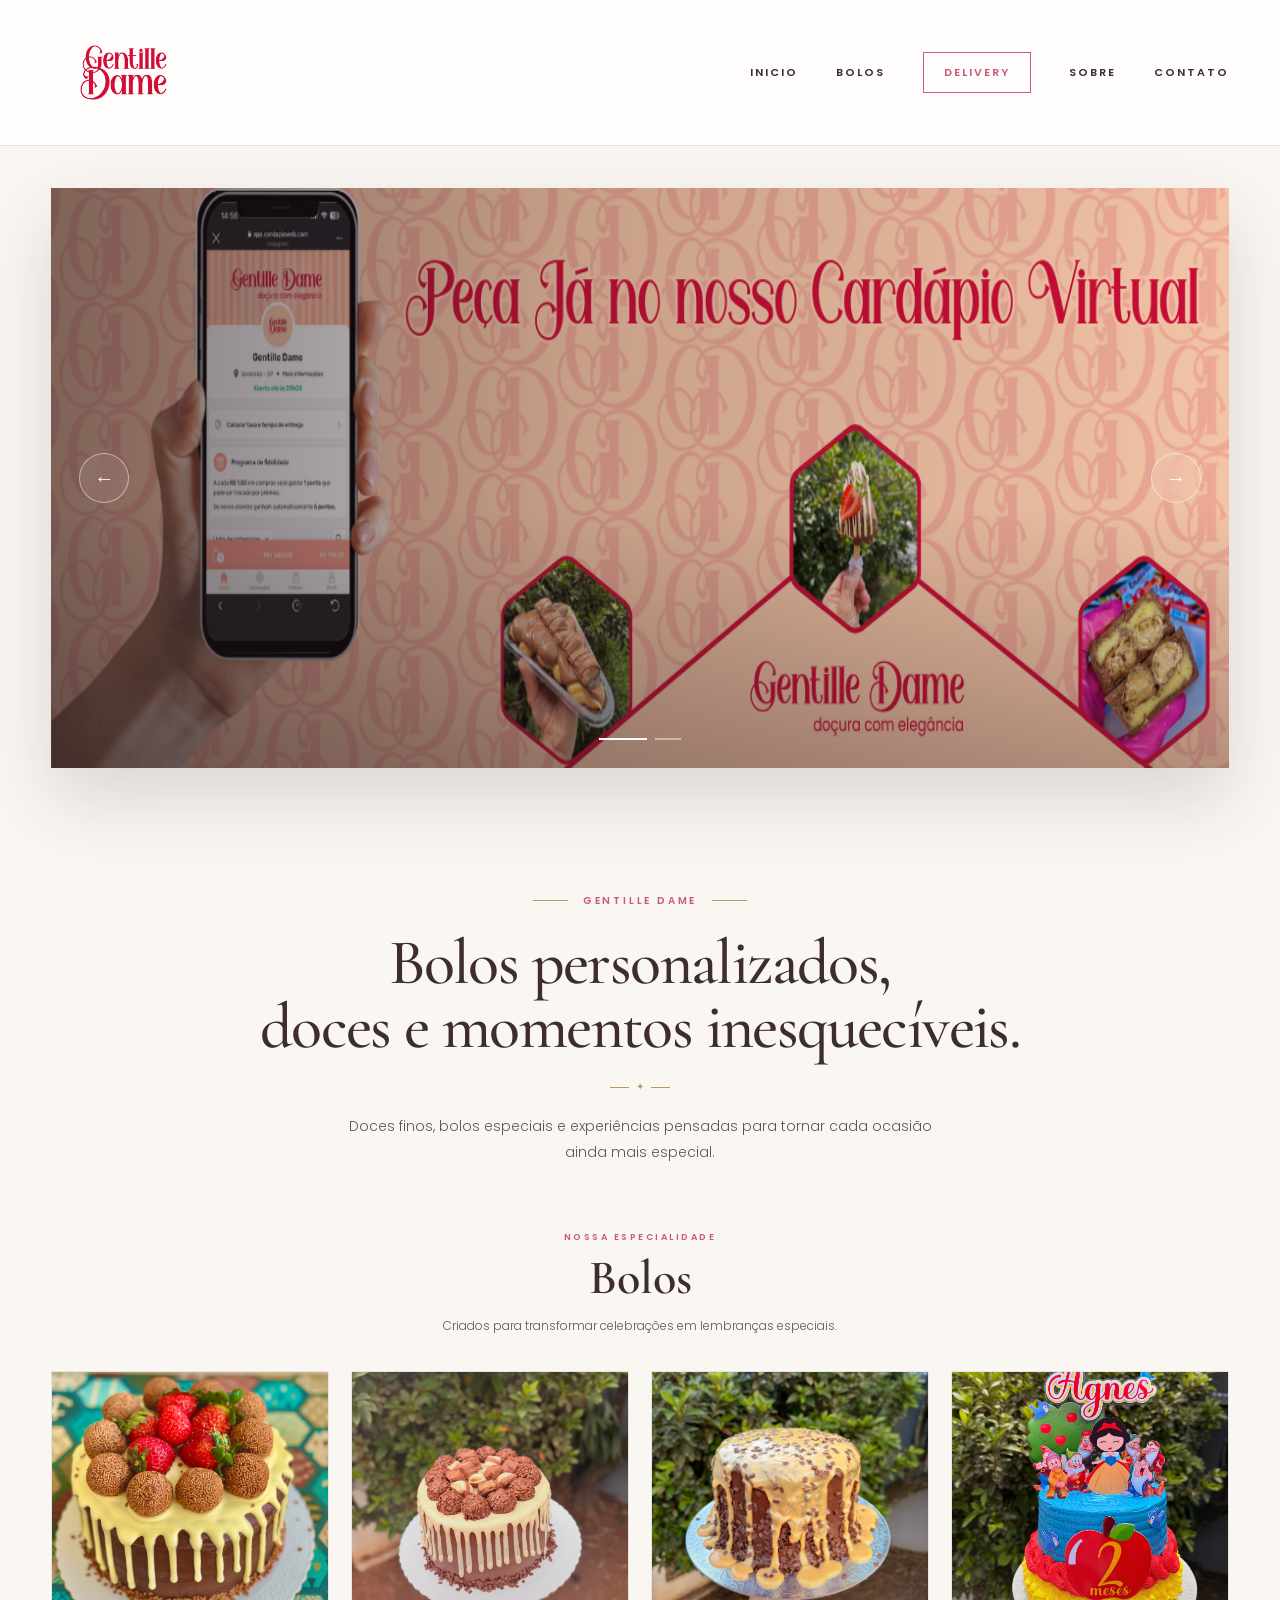
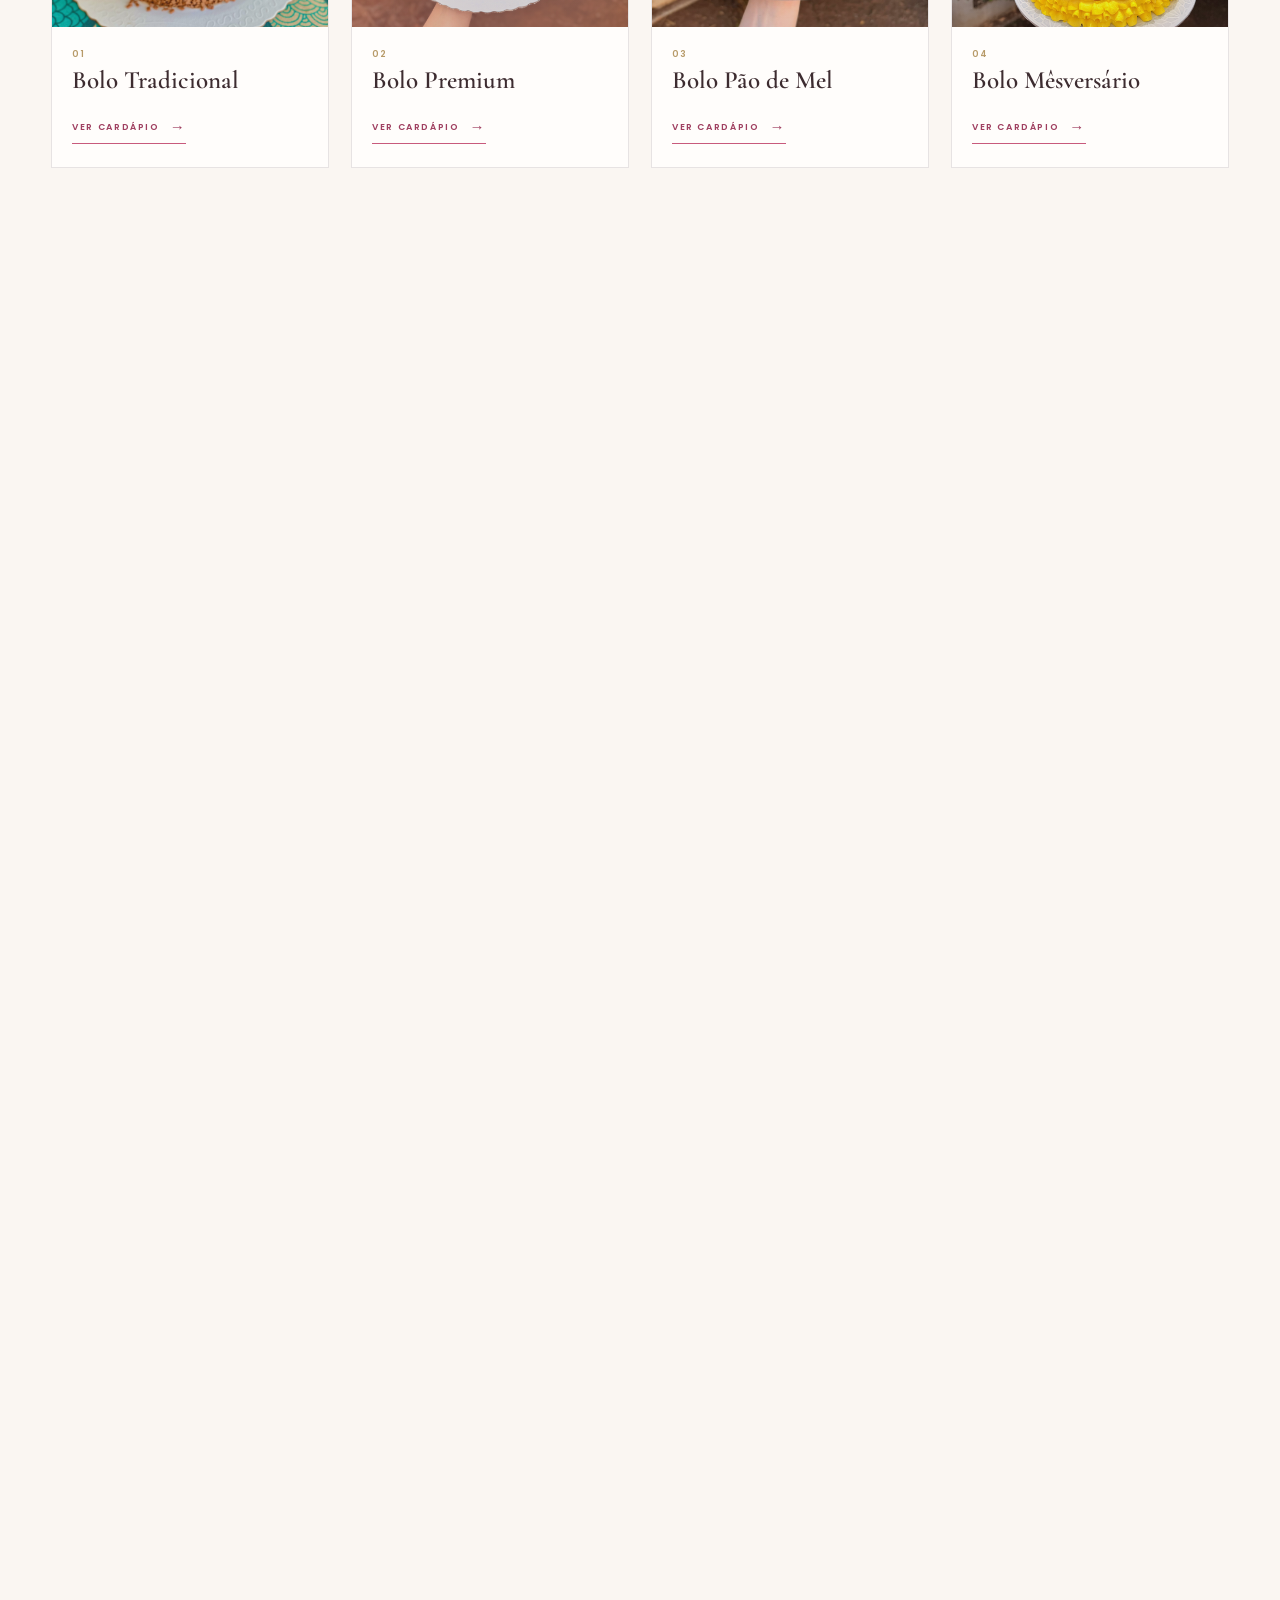
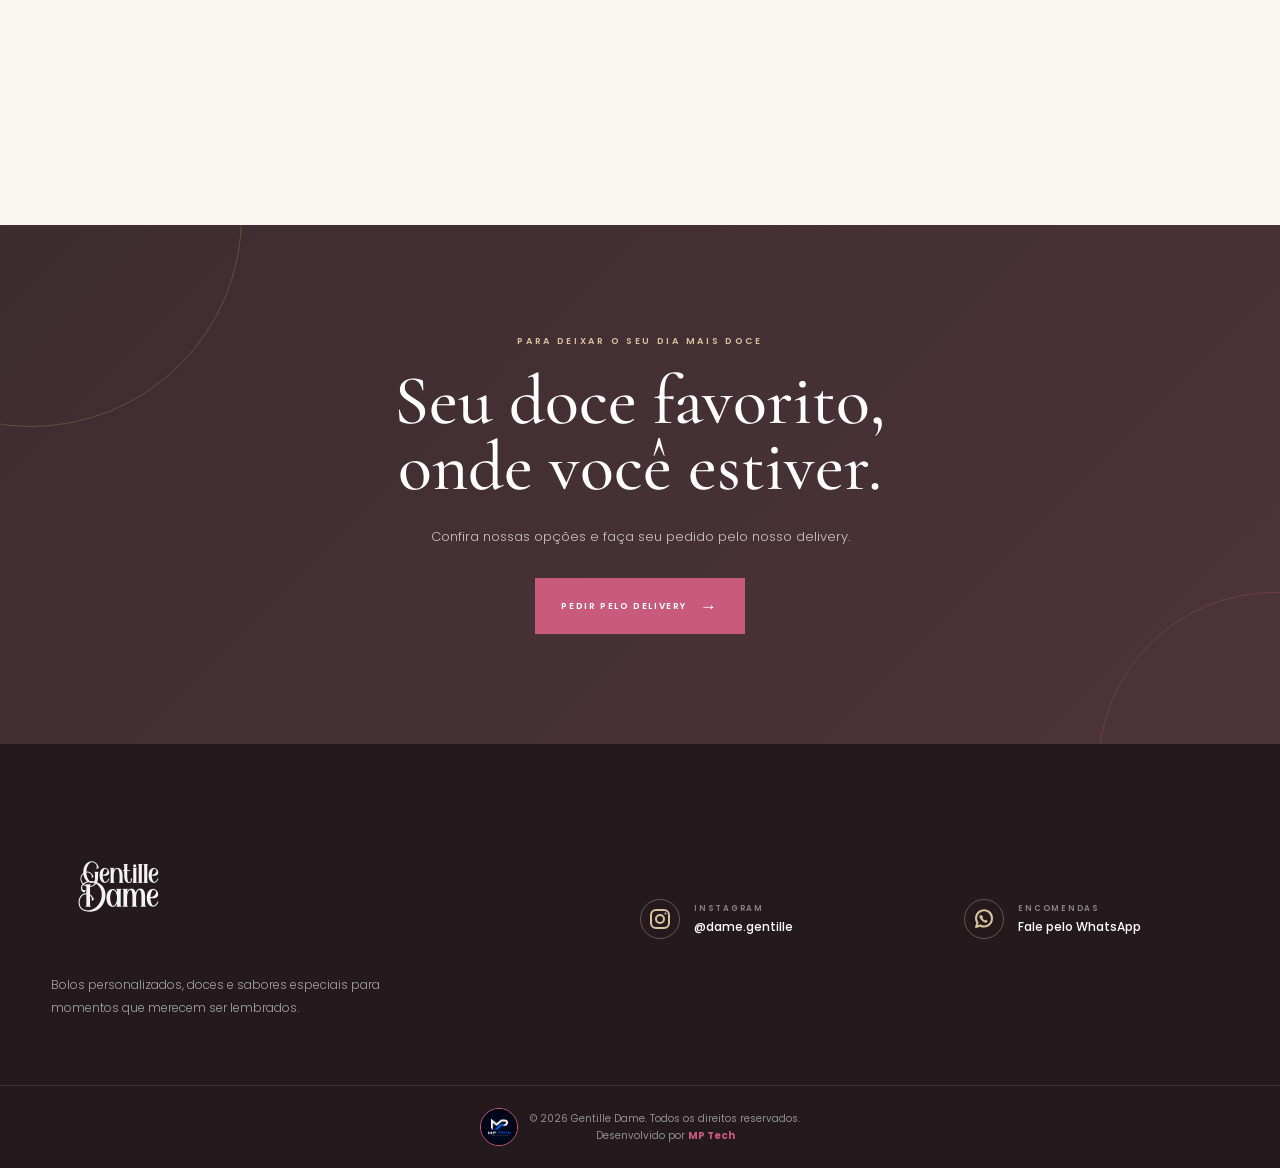
<file: index.html>
<!DOCTYPE html>
<html lang="pt-BR">

<head>
  <meta charset="UTF-8">

  <meta name="viewport" content="width=device-width, initial-scale=1.0">

  <title>
    Gentille Dame | Confeitaria em Sorocaba | Bolos Personalizados, Bento Cakes e Mesversário
  </title>

  <meta name="description"
    content="Gentille Dame é uma confeitaria em Sorocaba especializada em bolos personalizados, bento cakes, bolos de mesversário, cones recheados, bombons e doces no pote.">

  <meta name="keywords"
    content="confeitaria em Sorocaba, bolos personalizados Sorocaba, bento cake Sorocaba, bolo mesversário Sorocaba, doces em Sorocaba, bolo de aniversário Sorocaba, cones recheados Sorocaba, bombons Sorocaba">

  <meta name="robots" content="index, follow">

  <meta name="author" content="Gentille Dame">

  <meta name="theme-color" content="#c85a7c">

  <!-- FAVICON -->
  <link rel="icon" type="image/png" href="img/imgdame.png">

  <!-- FONTE -->
  <link rel="preconnect" href="https://fonts.googleapis.com">

  <link rel="preconnect" href="https://fonts.gstatic.com" crossorigin>

  <link
    href="https://fonts.googleapis.com/css2?family=Cormorant+Garamond:wght@400;500;600;700&family=Poppins:wght@300;400;500;600;700&display=swap"
    rel="stylesheet">

  <!-- CSS -->
  <link rel="stylesheet" href="css/style.css">

</head>


<body>


  <!-- =====================================================
       PRELOADER
  ====================================================== -->

  <div class="preloader">

    <div class="logo-loading">

      <img src="img/logo.png" alt="Gentille Dame">

    </div>

    <div class="loader-circle"></div>

    <div class="loader-text">
      CARREGANDO
    </div>

  </div>


  <!-- =====================================================
       HEADER
  ====================================================== -->

  <header class="header">

    <div class="header-inner">


      <!-- LOGO -->

      <a href="index.html" class="logo" aria-label="Gentille Dame - Página inicial">

        <img src="img/logo 2.png" alt="Gentille Dame Confeitaria">

      </a>


      <!-- NAVEGAÇÃO -->

      <nav class="nav" aria-label="Navegação principal">

        <ul class="nav-links">

          <li>
            <a href="index.html">
              Inicio
            </a>
          </li>

          <li>
            <a href="session/bolos.html">
              Bolos
            </a>
          </li>

          <li>
            <a href="https://app.cardapioweb.com/gentille_dame" target="_blank" rel="noopener">
              Delivery
            </a>
          </li>

          <li>
            <a href="session/sobre.html">
              Sobre
            </a>
          </li>

          <li>
            <a href="https://wa.me/5515996675519" target="_blank" rel="noopener">
              Contato
            </a>
          </li>

        </ul>


        <!-- MENU MOBILE -->

        <button class="menu-toggle" id="menuToggle" aria-label="Abrir menu" aria-expanded="false" type="button">

          <span></span>
          <span></span>
          <span></span>

        </button>


        <div class="mobile-menu" id="mobileMenu">

          <a href="index.html">
            Inicio
          </a>

          <a href="session/bolos.html">
            Bolos
          </a>

          <a href="https://app.cardapioweb.com/gentille_dame" target="_blank" rel="noopener">
            Delivery
          </a>

          <a href="session/sobre.html">
            Sobre
          </a>

          <a href="https://wa.me/5515996675519" target="_blank" rel="noopener">
            Contato
          </a>

        </div>

      </nav>

    </div>

  </header>



  <!-- =====================================================
       BANNER MOBILE
  ====================================================== -->

  <section class="mobile-banner">

    <div class="mobile-banner-image">

      <img src="img/confeitaria.png" alt="Gentille Dame Confeitaria em Sorocaba">

    </div>

  </section>



  <!-- =====================================================
       HERO / SLIDER
  ====================================================== -->

  <main>


    <section class="slider-container" aria-label="Destaques Gentille Dame">


      <div class="slider" id="slider">


        <!-- SLIDE 1 -->

        <div class="slide" style="background-image: url('img/confeitaria-sorocaba.png');"
          aria-label="Confeitaria Gentille Dame em Sorocaba">

          <div class="slide-overlay">

            <div class="slide-content">



            </div>

          </div>

        </div>




        <div class="slide" style="background-image: url('img/delivey.png');" aria-label="Delivery Gentille Dame">

          <div class="slide-overlay">

            <div class="slide-content">


            </div>

          </div>

        </div>


      </div>


      <!-- SETA ANTERIOR -->

      <button class="slider-btn prev" id="prevBtn" type="button" aria-label="Slide anterior">
        <span>←</span>
      </button>


      <!-- SETA PRÓXIMO -->

      <button class="slider-btn next" id="nextBtn" type="button" aria-label="Próximo slide">
        <span>→</span>
      </button>


      <!-- INDICADORES -->

      <div class="slider-indicators" id="indicators" aria-label="Indicadores dos slides"></div>


    </section>



    <!-- =====================================================
         INTRODUÇÃO
    ====================================================== -->

    <section class="intro-section" id="produtos">

      <div class="section-heading">

        <span class="section-kicker">
          GENTILLE DAME
        </span>

        <h1>
          Bolos personalizados,
          <br>
          doces e momentos inesquecíveis.
        </h1>

        <div class="heading-line">

          <span></span>

        </div>

        <p>
          Doces finos, bolos especiais e experiências
          pensadas para tornar cada ocasião ainda mais
          especial.
        </p>

      </div>

    </section>



    <!-- =====================================================
         PRODUTOS
    ====================================================== -->

    <section class="produtos">


      <!-- ===================================================
           BOLOS
      ==================================================== -->

      <div class="grupo-produto">


        <div class="categoria-heading">

          <span>
            NOSSA ESPECIALIDADE
          </span>

          <h3 class="titulo-grupo">
            Bolos
          </h3>

          <p>
            Criados para transformar celebrações
            em lembranças especiais.
          </p>

        </div>


        <div class="grid-produtos">


          <!-- BOLO 1 -->

          <article class="card">

            <div class="card-image">

              <img src="img/bentocake.HEIC" alt="Bento cake personalizado em Sorocaba" loading="lazy">

              <div class="card-image-overlay"></div>

            </div>

            <div class="card-content">

              <span class="card-number">
                01
              </span>

              <h4 class="produto-nome">
                Bolo Tradicional
              </h4>

              <a href="session/bolos.html" class="btn-cardapio">
                Ver cardápio
                <span>→</span>
              </a>

            </div>

          </article>


          <!-- BOLO 2 -->

          <article class="card">

            <div class="card-image">

              <img src="img/bolo.JPG" alt="Bolo personalizado em Sorocaba" loading="lazy">

              <div class="card-image-overlay"></div>

            </div>

            <div class="card-content">

              <span class="card-number">
                02
              </span>

              <h4 class="produto-nome">
                Bolo Premium
              </h4>

              <a href="session/bolos.html" class="btn-cardapio">
                Ver cardápio
                <span>→</span>
              </a>

            </div>

          </article>


          <!-- BOLO 3 -->

          <article class="card">

            <div class="card-image">

              <img src="img/bolo pao de mel.jpeg" alt="Bolo pão de mel em Sorocaba" loading="lazy">

              <div class="card-image-overlay"></div>

            </div>

            <div class="card-content">

              <span class="card-number">
                03
              </span>

              <h4 class="produto-nome">
                Bolo Pão de Mel
              </h4>

              <a href="session/bolos.html" class="btn-cardapio">
                Ver cardápio
                <span>→</span>
              </a>

            </div>

          </article>


          <!-- BOLO 4 -->

          <article class="card">

            <div class="card-image">

              <img src="img/mesversario.jpg" alt="Bolo de mesversário em Sorocaba" loading="lazy">

              <div class="card-image-overlay"></div>

            </div>

            <div class="card-content">

              <span class="card-number">
                04
              </span>

              <h4 class="produto-nome">
                Bolo Mêsversário
              </h4>

              <a href="session/bolos.html" class="btn-cardapio">
                Ver cardápio
                <span>→</span>
              </a>

            </div>

          </article>

          <!-- BOLO 5 -->

          <article class="card">

            <div class="card-image">

              <img src="img/IMG_6172.jpg" alt="Bolo Premium" loading="lazy">

              <div class="card-image-overlay"></div>

            </div>

            <div class="card-content">

              <span class="card-number">
                05
              </span>

              <h4 class="produto-nome">
                Bolo Premium
              </h4>

              <a href="session/bolos.html" class="btn-cardapio">
                Ver cardápio
                <span>→</span>
              </a>

            </div>

          </article>


          <!-- BOLO 6 -->

          <article class="card">

            <div class="card-image">

              <img src="img/IMG_6113.jpg" alt="Bolo personalizado em Sorocaba" loading="lazy">

              <div class="card-image-overlay"></div>

            </div>

            <div class="card-content">

              <span class="card-number">
                06
              </span>

              <h4 class="produto-nome">
                Bolo Premium
              </h4>

              <a href="session/bolos.html" class="btn-cardapio">
                Ver cardápio
                <span>→</span>
              </a>

            </div>

          </article>


          <!-- BOLO 7 -->

          <article class="card">

            <div class="card-image">

              <img src="img/FAC2BAEC-B142-4C06-96DB-61BE4DA0527F.jpg" alt="Bolo pão de mel em Sorocaba" loading="lazy">

              <div class="card-image-overlay"></div>

            </div>

            <div class="card-content">

              <span class="card-number">
                07
              </span>

              <h4 class="produto-nome">
                Bolo Premium
              </h4>

              <a href="session/bolos.html" class="btn-cardapio">
                Ver cardápio
                <span>→</span>
              </a>

            </div>

          </article>


          <!-- BOLO 8 -->

          <article class="card">

            <div class="card-image">

              <img src="img/IMG_6154.jpg" alt="Bolo de mesversário em Sorocaba" loading="lazy">

              <div class="card-image-overlay"></div>

            </div>

            <div class="card-content">

              <span class="card-number">
                08
              </span>

              <h4 class="produto-nome">
                Bolo Mêsversário
              </h4>

              <a href="session/bolos.html" class="btn-cardapio">
                Ver cardápio
                <span>→</span>
              </a>

            </div>

          </article>


        </div>

      </div>

      <!-- ===================================================
           DOCINHOS
      ==================================================== -->


      <div class="grupo-produto">

        <div class="categoria-heading">

          <span>
            PEQUENOS E DELICIOSOS
          </span>

          <h3 class="titulo-grupo">
            Docinhos
          </h3>

          <p>
            Delicados, saborosos e preparados
            para deixar cada momento ainda mais especial.
          </p>

        </div>




        <div class="grid-produtos">


          <!-- DOCINHOS -->

          <article class="card">

            <div class="card-image">

              <img src="img/docinhos1.jpg" alt="Docinhos em Sorocaba" loading="lazy">

              <div class="card-image-overlay"></div>

            </div>

            <div class="card-content">

              <span class="card-number">
                01
              </span>

              <h4 class="produto-nome">
                Docinhos Sortidos
              </h4>

              <a href="https://wa.me/5515996675519" target="_blank" rel="noopener" class="btn-cardapio">
                Fazer minha Encomenda
                <span>→</span>
              </a>

            </div>

          </article>


          <!-- DOCINHOS -->

          <article class="card">

            <div class="card-image">

              <img src="img/minicamafeu.jpg" alt="Docinhos de Festa em Sorocaba" loading="lazy">

              <div class="card-image-overlay"></div>

            </div>

            <div class="card-content">

              <span class="card-number">
                02
              </span>

              <h4 class="produto-nome">
                Mini Camafeu
              </h4>

              <a href="https://wa.me/5515996675519" target="_blank" rel="noopener" class="btn-cardapio">
                Fazer minha Encomenda
                <span>→</span>
              </a>

            </div>

          </article>


          <!-- DOCINHOS -->

          <article class="card">

            <div class="card-image">

              <img src="img/IMG_5952.jpg" alt="Docinhos em Sorocaba" loading="lazy">

              <div class="card-image-overlay"></div>

            </div>

            <div class="card-content">

              <span class="card-number">
                03
              </span>

              <h4 class="produto-nome">
                Docinhos Sortidos
              </h4>

              <a href="https://wa.me/5515996675519" target="_blank" rel="noopener" class="btn-cardapio">
                Fazer minha Encomenda
                <span>→</span>
              </a>

            </div>

          </article>


          <!-- DOCINHOS -->

          <article class="card">

            <div class="card-image">

              <img src="img/docinhos2.jpg" alt="Docinhos em Sorocaba" loading="lazy">

              <div class="card-image-overlay"></div>

            </div>

            <div class="card-content">

              <span class="card-number">
                04
              </span>

              <h4 class="produto-nome">
                Docinhos Sortidos
              </h4>

              <a href="https://wa.me/5515996675519" target="_blank" rel="noopener" class="btn-cardapio">
                Fazer minha Encomenda
                <span>→</span>
              </a>

            </div>

          </article>


        </div>

      </div>



      <!-- ===================================================
           CONES
      ==================================================== -->

      <div class="grupo-produto">


        <div class="categoria-heading">

          <span>
            IRRESISTÍVEIS
          </span>

          <h3 class="titulo-grupo">
            Cones
          </h3>

          <p>
            Recheios especiais para deixar
            qualquer momento mais gostoso.
          </p>

        </div>


        <div class="grid-produtos">


          <!-- CONE FERRERO -->

          <article class="card">

            <div class="card-image">

              <img src="img/cone ferrero.jpg" alt="Cone Ferrero recheado em Sorocaba" loading="lazy">

              <div class="card-image-overlay"></div>

            </div>

            <div class="card-content">

              <span class="card-number">
                01
              </span>

              <h4 class="produto-nome">
                Cone Ferrero
              </h4>

              <a href="https://app.cardapioweb.com/gentille_dame" target="_blank" rel="noopener" class="btn-cardapio">
                Ver cardápio
                <span>→</span>
              </a>

            </div>

          </article>


          <!-- CONE RAFFAELLO -->

          <article class="card">

            <div class="card-image">

              <img src="img/cone rafaelo.jpg" alt="Cone Raffaello recheado em Sorocaba" loading="lazy">

              <div class="card-image-overlay"></div>

            </div>

            <div class="card-content">

              <span class="card-number">
                02
              </span>

              <h4 class="produto-nome">
                Cone Raffaello
              </h4>

              <a href="https://app.cardapioweb.com/gentille_dame" target="_blank" rel="noopener" class="btn-cardapio">
                Ver cardápio
                <span>→</span>
              </a>

            </div>

          </article>


          <!-- CONE NUTELLA -->

          <article class="card">

            <div class="card-image">

              <img src="img/Cone nutella e mm.jpeg" alt="Cone Nutella e MM recheado em Sorocaba" loading="lazy">

              <div class="card-image-overlay"></div>

            </div>

            <div class="card-content">

              <span class="card-number">
                03
              </span>

              <h4 class="produto-nome">
                Cone Nutella & MM
              </h4>

              <a href="https://app.cardapioweb.com/gentille_dame" target="_blank" rel="noopener" class="btn-cardapio">
                Ver cardápio
                <span>→</span>
              </a>

            </div>

          </article>


          <!-- CONE KINDER -->

          <article class="card">

            <div class="card-image">

              <img src="img/conekinder.jpg" alt="Cone Kinder Bueno recheado em Sorocaba" loading="lazy">

              <div class="card-image-overlay"></div>

            </div>

            <div class="card-content">

              <span class="card-number">
                04
              </span>

              <h4 class="produto-nome">
                Cone Kinder Bueno
              </h4>

              <a href="https://app.cardapioweb.com/gentille_dame" target="_blank" rel="noopener" class="btn-cardapio">
                Ver cardápio
                <span>→</span>
              </a>

            </div>

          </article>


        </div>

      </div>



      <!-- ===================================================
           BOMBONS
      ==================================================== -->

      <div class="grupo-produto">


        <div class="categoria-heading">

          <span>
            PEQUENOS PRAZERES
          </span>

          <h3 class="titulo-grupo">
            Bombons
          </h3>

          <p>
            Delicados por fora, irresistíveis
            por dentro.
          </p>

        </div>


        <div class="grid-produtos">


          <!-- BOMBOM RAFFAELLO -->

          <article class="card">

            <div class="card-image">

              <img src="img/bombom (1).jpeg" alt="Bombom Raffaello em Sorocaba" loading="lazy">

              <div class="card-image-overlay"></div>

            </div>

            <div class="card-content">

              <span class="card-number">
                01
              </span>

              <h4 class="produto-nome">
                Bombom Raffaello
              </h4>

              <a href="https://app.cardapioweb.com/gentille_dame" target="_blank" rel="noopener" class="btn-cardapio">
                Ver cardápio
                <span>→</span>
              </a>

            </div>

          </article>


          <!-- BOMBOM FERRERO -->

          <article class="card">

            <div class="card-image">

              <img src="img/bombom (2).jpeg" alt="Bombom Ferrero em Sorocaba" loading="lazy">

              <div class="card-image-overlay"></div>

            </div>

            <div class="card-content">

              <span class="card-number">
                02
              </span>

              <h4 class="produto-nome">
                Bombom Ferrero
              </h4>

              <a href="https://app.cardapioweb.com/gentille_dame" target="_blank" rel="noopener" class="btn-cardapio">
                Ver cardápio
                <span>→</span>
              </a>

            </div>

          </article>


          <!-- BOMBOM KINDER -->

          <article class="card">

            <div class="card-image">

              <img src="img/bombom oreo (3).jpg" alt="Bombom Kinder Bueno em Sorocaba" loading="lazy">

              <div class="card-image-overlay"></div>

            </div>

            <div class="card-content">

              <span class="card-number">
                03
              </span>

              <h4 class="produto-nome">
                Bombom Kinder Bueno
              </h4>

              <a href="https://app.cardapioweb.com/gentille_dame" target="_blank" rel="noopener" class="btn-cardapio">
                Ver cardápio
                <span>→</span>
              </a>

            </div>

          </article>


          <!-- BOMBOM NUTELLOREO -->

          <article class="card">

            <div class="card-image">

              <img src="img/bombom oreo (4).jpg" alt="Bombom Nutelloreo em Sorocaba" loading="lazy">

              <div class="card-image-overlay"></div>

            </div>

            <div class="card-content">

              <span class="card-number">
                04
              </span>

              <h4 class="produto-nome">
                Bombom Nutelloreo
              </h4>

              <a href="https://app.cardapioweb.com/gentille_dame" target="_blank" rel="noopener" class="btn-cardapio">
                Ver cardápio
                <span>→</span>
              </a>

            </div>

          </article>


        </div>

      </div>



      <!-- ===================================================
           DOCES NO POTE
      ==================================================== -->

      <div class="grupo-produto">


        <div class="categoria-heading">

          <span>
            FEITOS COM CARINHO
          </span>

          <h3 class="titulo-grupo">
            Doces no pote
          </h3>

          <p>
            Camadas de sabor para aproveitar
            cada colherada.
          </p>

        </div>


        <div class="grid-produtos">


          <!-- BANOFFE -->

          <article class="card">

            <div class="card-image">

              <img src="img/pote (1).jpg" alt="Banoffe no pote em Sorocaba" loading="lazy">

              <div class="card-image-overlay"></div>

            </div>

            <div class="card-content">

              <span class="card-number">
                01
              </span>

              <h4 class="produto-nome">
                Banoffe
              </h4>

              <a href="https://app.cardapioweb.com/gentille_dame" target="_blank" rel="noopener" class="btn-cardapio">
                Ver cardápio
                <span>→</span>
              </a>

            </div>

          </article>


          <!-- POTE DOS DESEJOS -->

          <article class="card">

            <div class="card-image">

              <img src="img/pote (2).jpg" alt="Pote dos Desejos Gentille Dame em Sorocaba" loading="lazy">

              <div class="card-image-overlay"></div>

            </div>

            <div class="card-content">

              <span class="card-number">
                02
              </span>

              <h4 class="produto-nome">
                Pote dos Desejos
              </h4>

              <a href="https://app.cardapioweb.com/gentille_dame" target="_blank" rel="noopener" class="btn-cardapio">
                Ver cardápio
                <span>→</span>
              </a>

            </div>

          </article>


          <!-- MERENGUE -->

          <article class="card">

            <div class="card-image">

              <img src="img/pote (3).jpg" alt="Merengue no pote em Sorocaba" loading="lazy">

              <div class="card-image-overlay"></div>

            </div>

            <div class="card-content">

              <span class="card-number">
                03
              </span>

              <h4 class="produto-nome">
                Merengue
              </h4>

              <a href="https://app.cardapioweb.com/gentille_dame" target="_blank" rel="noopener" class="btn-cardapio">
                Ver cardápio
                <span>→</span>
              </a>

            </div>

          </article>


          <!-- SURPRESA DE UVA -->

          <article class="card">

            <div class="card-image">

              <img src="img/pote (4).jpg" alt="Surpresa de Uva no pote em Sorocaba" loading="lazy">

              <div class="card-image-overlay"></div>

            </div>

            <div class="card-content">

              <span class="card-number">
                04
              </span>

              <h4 class="produto-nome">
                Surpresa de Uva
              </h4>

              <a href="https://app.cardapioweb.com/gentille_dame" target="_blank" rel="noopener" class="btn-cardapio">
                Ver cardápio
                <span>→</span>
              </a>

            </div>

          </article>


        </div>

      </div>


    </section>



    <!-- =====================================================
         CTA DELIVERY
    ====================================================== -->

    <section class="delivery-section">

      <div class="delivery-inner">

        <span class="delivery-kicker">
          PARA DEIXAR O SEU DIA MAIS DOCE
        </span>

        <h2>
          Seu doce favorito,
          <br>
          onde você estiver.
        </h2>

        <p>
          Confira nossas opções e faça seu pedido
          pelo nosso delivery.
        </p>

        <a href="https://app.cardapioweb.com/gentille_dame" target="_blank" rel="noopener" class="delivery-button">
          Pedir pelo delivery
          <span>→</span>
        </a>

      </div>

    </section>



  </main>



  <!-- =====================================================
       FOOTER
  ====================================================== -->

  <footer class="footer">


    <div class="footer-main">


      <!-- MARCA -->

      <div class="footer-brand">

        <img src="img/logo 2.png" alt="Gentille Dame" class="footer-logo">

        <p>
          Bolos personalizados, doces e sabores
          especiais para momentos que merecem
          ser lembrados.
        </p>

      </div>



      <!-- INSTAGRAM -->

      <div class="footer-item">

        <div class="footer-icon">
          <svg viewBox="0 0 24 24" aria-hidden="true">
            <rect x="3" y="3" width="18" height="18" rx="5" ry="5" fill="none" stroke="currentColor" stroke-width="2" />
            <circle cx="12" cy="12" r="4" fill="none" stroke="currentColor" stroke-width="2" />
            <circle cx="17.5" cy="6.5" r="1" fill="currentColor" />
          </svg>
        </div>

        <div class="footer-text">

          <span class="footer-label">
            Instagram
          </span>

          <a href="https://instagram.com/dame.gentille" target="_blank" rel="noopener">
            @dame.gentille
          </a>

        </div>

      </div>


      <!-- CONTATO -->

      <div class="footer-item">

        <div class="footer-icon">
          <svg viewBox="0 0 24 24" aria-hidden="true">
            <path d="M20 11.5a8 8 0 0 1-11.8 7L4 20l1.5-4.1A8 8 0 1 1 20 11.5Z" fill="none" stroke="currentColor"
              stroke-width="2" stroke-linejoin="round" />
            <path
              d="M9 8.5c.3-.3.6-.3.9 0l1 1c.2.2.2.5 0 .8l-.5.6c.7 1.1 1.5 1.8 2.6 2.5l.6-.5c.3-.2.6-.2.8 0l1 1c.3.3.3.6 0 .9l-.5.5c-.5.5-1.3.6-2 .3-2.2-.9-4.5-3.2-5.4-5.4-.3-.7-.2-1.5.3-2Z"
              fill="currentColor" />
          </svg>
        </div>

        <div class="footer-text">

          <span class="footer-label">
            Encomendas
          </span>

          <a href="https://wa.me/5515996675519" target="_blank" rel="noopener">
            Fale pelo WhatsApp
          </a>
        </div>
      </div>

    </div>





    <!-- COPYRIGHT -->

    <div class="copyright">


      <a href="https://www.instagram.com/marlon_patrick009/" target="_blank" rel="noopener" class="desenvolvido-por">

        <img src="img/WhatsApp Image 2026-07-09 at 19.48.28.jpeg" alt="MP Tech" class="logo-mp">

        <span>

          © <span class="current-year">2026</span>
          Gentille Dame.
          Todos os direitos reservados.

          <br>

          Desenvolvido por
          <strong>
            MP Tech
          </strong>

        </span>

      </a>


    </div>


  </footer>



  <!-- =====================================================
       JAVASCRIPT
  ====================================================== -->

  <script src="js/script.js"></script>


</body>

</html>
</file>
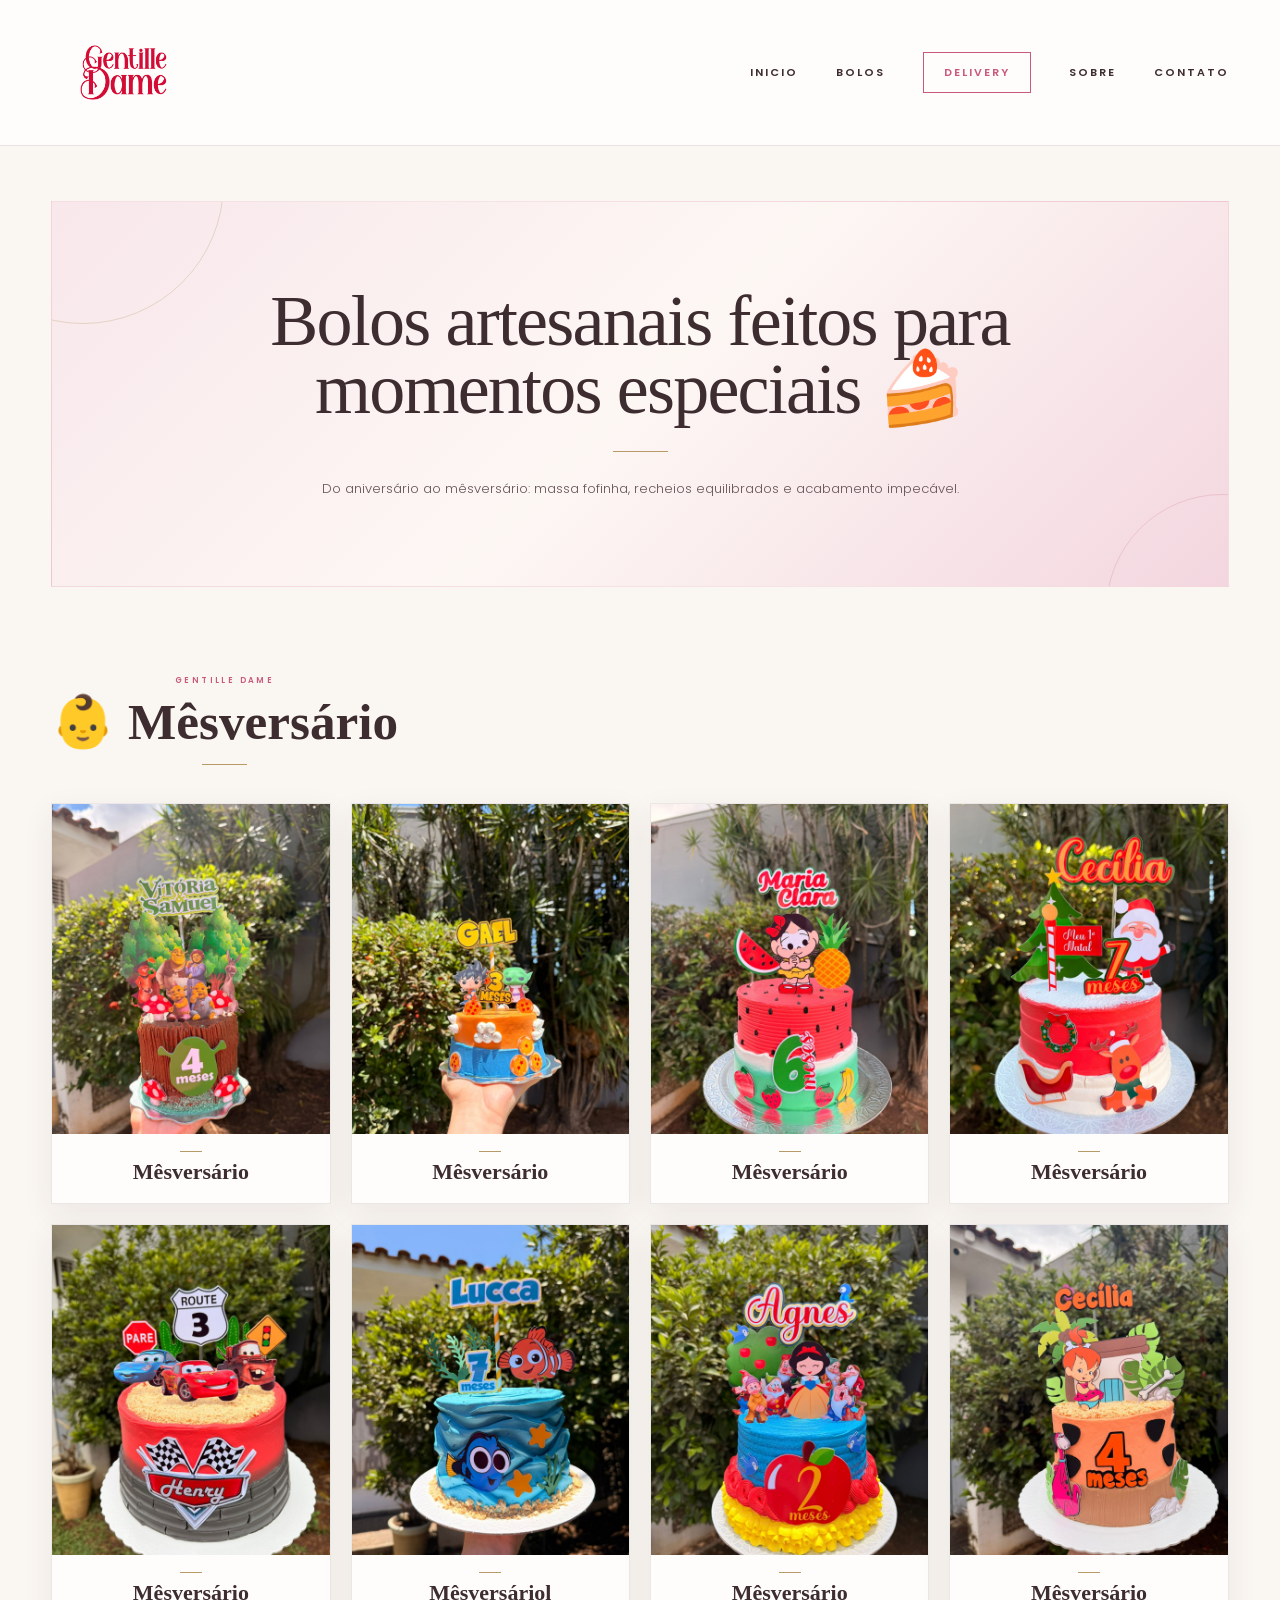
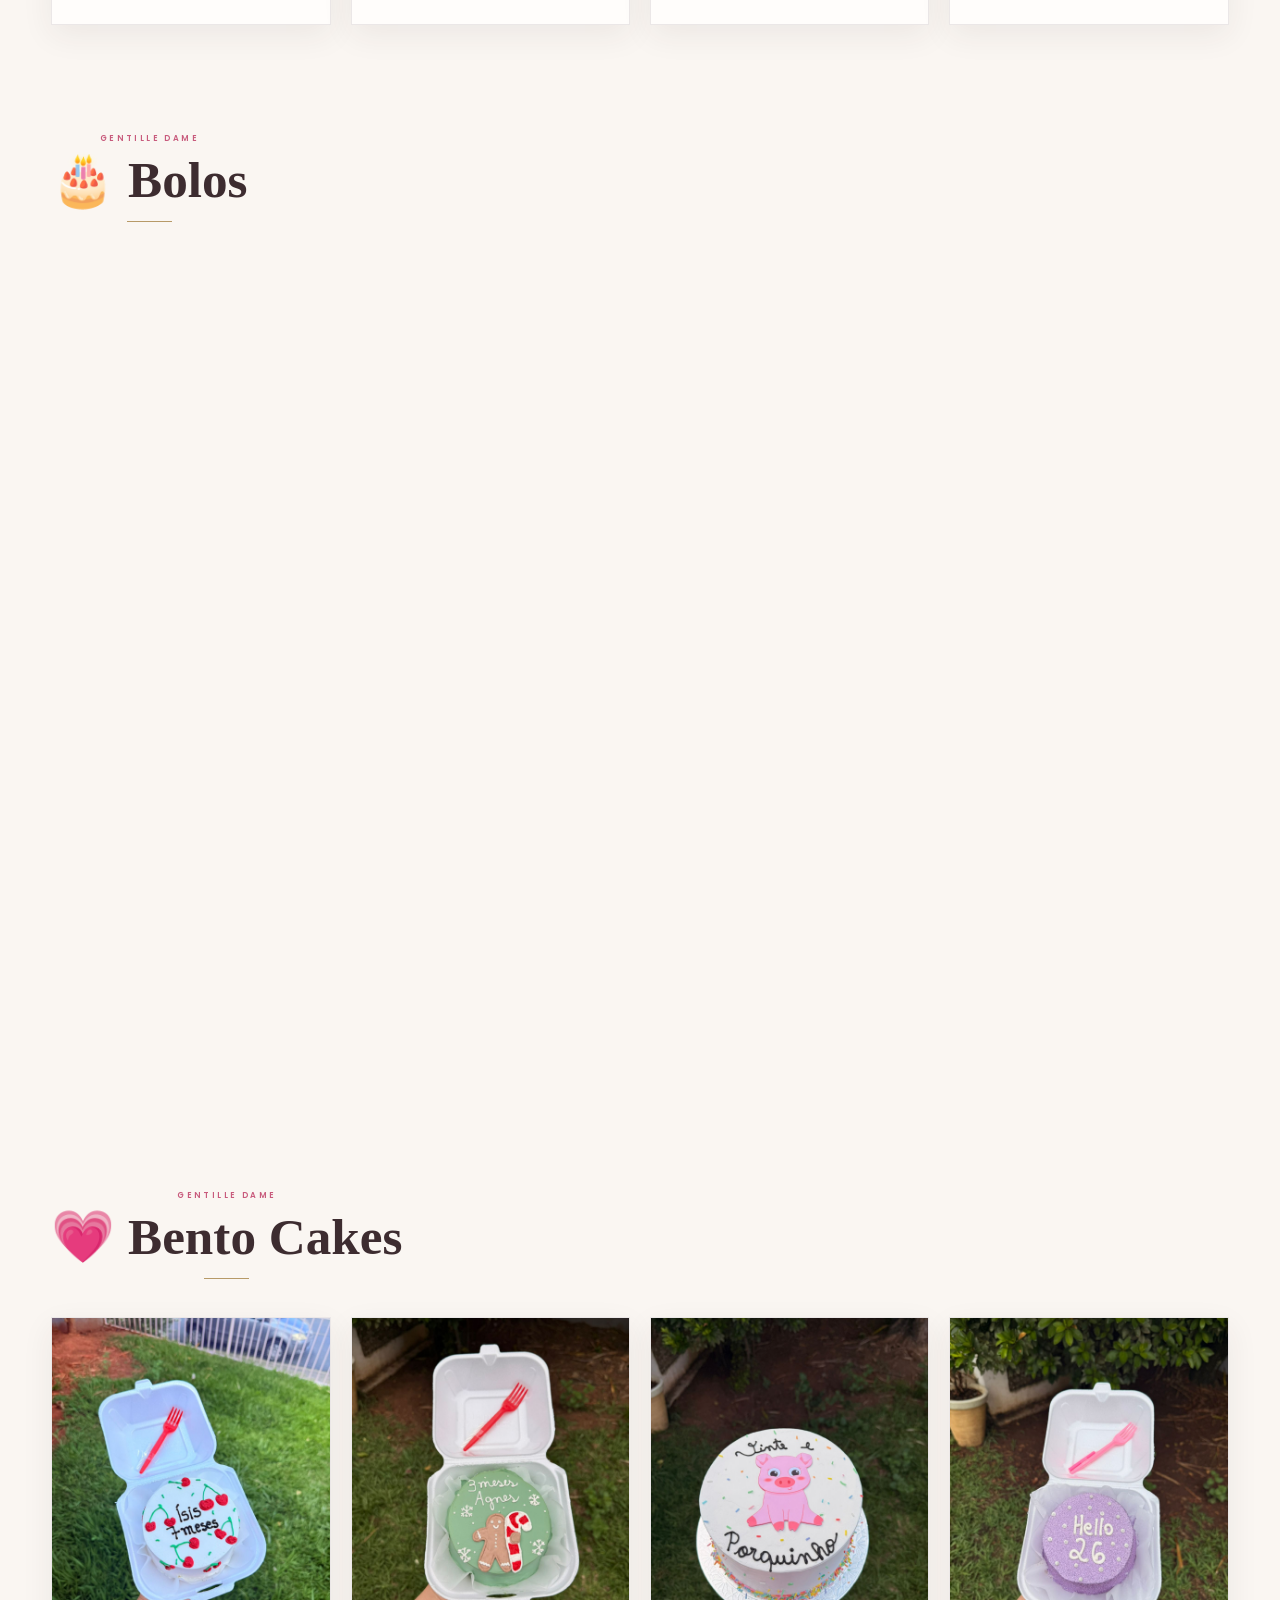
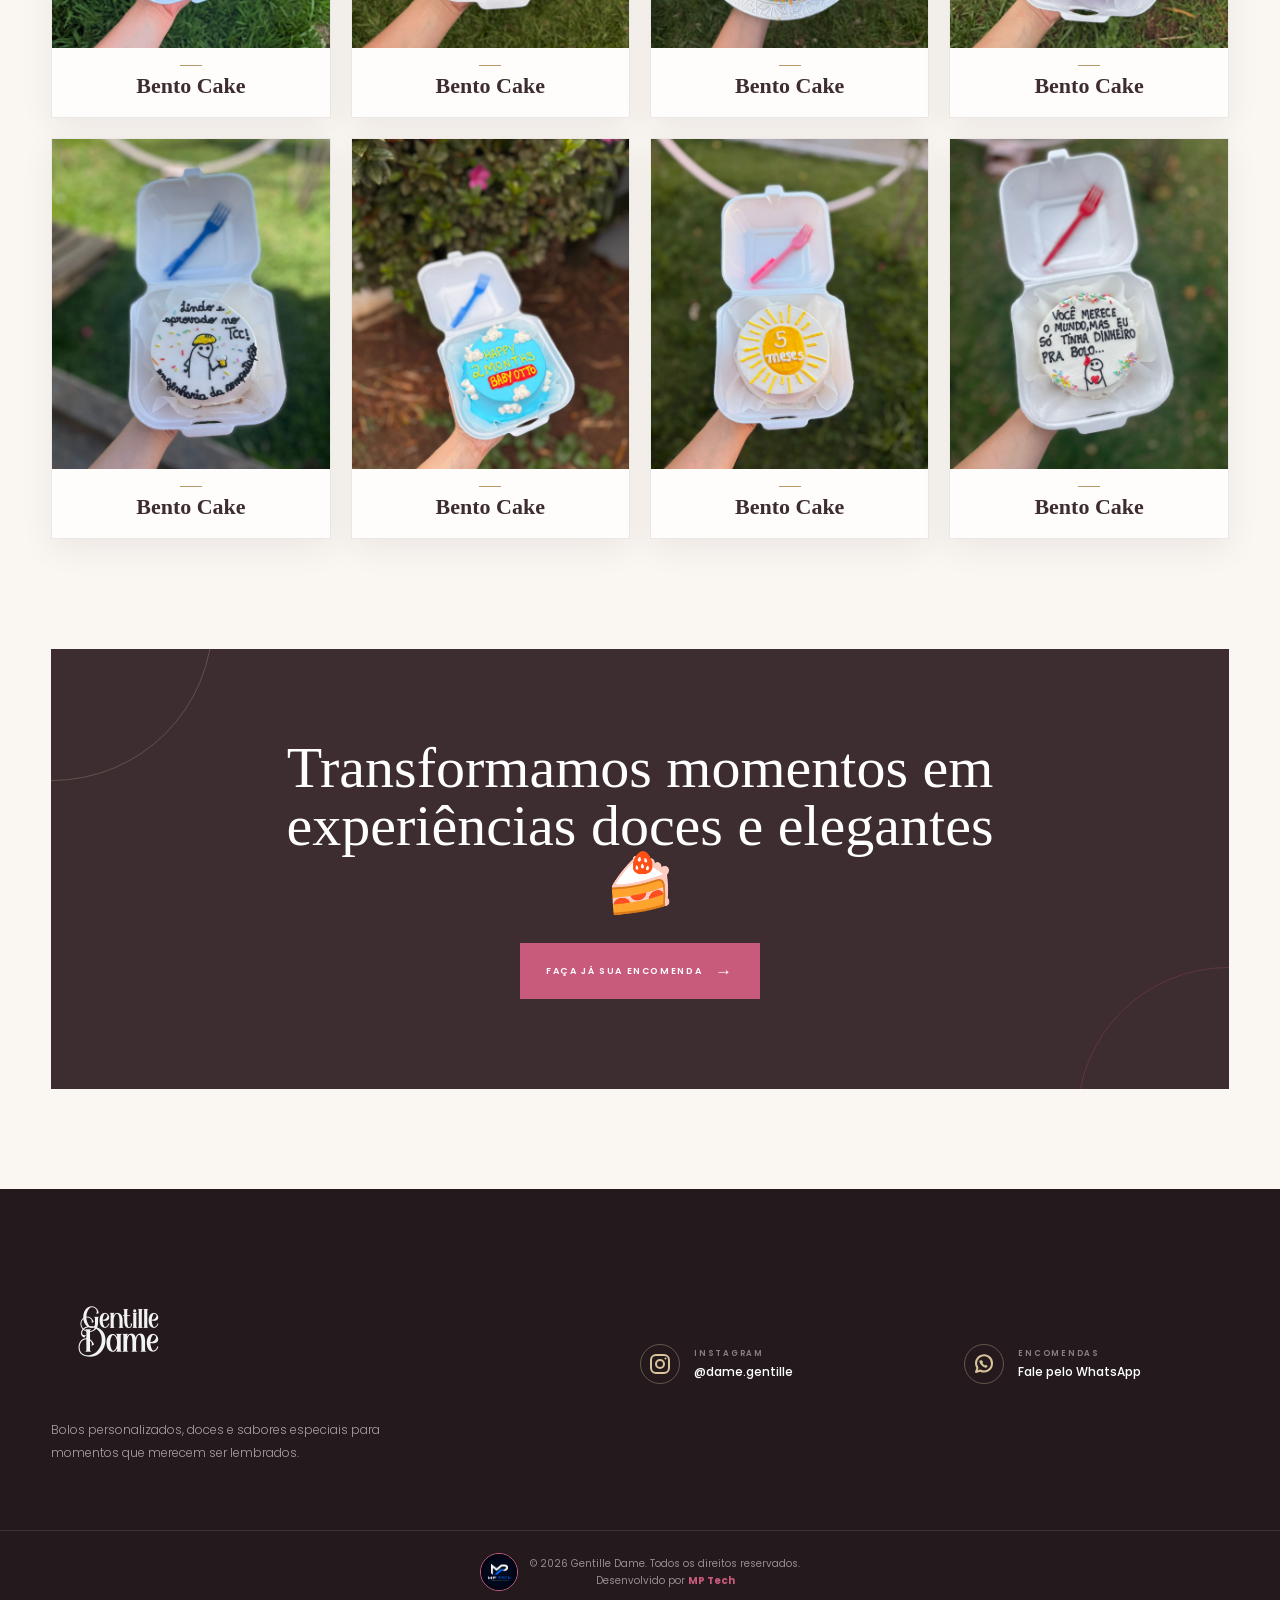
<file: session/bolos.html>
<!DOCTYPE html>
<html lang="pt-BR">

<head>
    <meta charset="UTF-8" />
    <meta name="viewport" content="width=device-width, initial-scale=1.0" />
    <title>Bolos Artesanais | Bento Cake | Mêsversário</title>

    <!-- CSS GLOBAL -->
    <link rel="stylesheet" href="../css/style.css">

    <!-- CSS DA PÁGINA BOLOS -->
    <link rel="stylesheet" href="../css/bolos.css">

    <!-- FAVICON -->
    <link rel="icon" type="image/png" href="../img/imgdame.png" />

    <!-- FONTE -->
    <link href="https://fonts.googleapis.com/css2?family=Poppins:wght@300;400;500;600;700&display=swap"
        rel="stylesheet">
</head>

<body>

    <!-- =====================================================
       HEADER
  ====================================================== -->

    <header class="header">

        <div class="header-inner">


            <!-- LOGO -->

            <a href="../index.html" class="logo" aria-label="Gentille Dame - Página inicial">

                <img src="../img/logo 2.png" alt="Gentille Dame Confeitaria">

            </a>


            <!-- NAVEGAÇÃO -->

            <nav class="nav" aria-label="Navegação principal">

                <ul class="nav-links">

                    <li>
                        <a href="../index.html">
                            Inicio
                        </a>
                    </li>
                    <li>
                        <a href="bolos.html">
                            Bolos
                        </a>
                    </li>

                    <li>
                        <a href="https://app.cardapioweb.com/gentille_dame" target="_blank" rel="noopener">
                            Delivery
                        </a>
                    </li>

                    <li>
                        <a href="sobre.html">
                            Sobre
                        </a>
                    </li>

                    <li>
                        <a href="https://wa.me/5515996675519" target="_blank" rel="noopener">
                            Contato
                        </a>
                    </li>

                </ul>


                <!-- MENU MOBILE -->

                <button class="menu-toggle" id="menuToggle" aria-label="Abrir menu" aria-expanded="false" type="button">

                    <span></span>
                    <span></span>
                    <span></span>

                </button>


                <div class="mobile-menu" id="mobileMenu">

                    <a href="../index.html">
                        Inicio
                    </a>
                    <a href="bolos.html">
                        Bolos
                    </a>

                    <a href="https://app.cardapioweb.com/gentille_dame" target="_blank" rel="noopener">
                        Delivery
                    </a>

                    <a href="sobre.html">
                        Sobre
                    </a>

                    <a href="https://wa.me/5515996675519" target="_blank" rel="noopener">
                        Contato
                    </a>

                </div>

            </nav>

        </div>

    </header>

    <!-- MAIN -->
    <main class="Bolos-page" id="Bolo">

        <!-- HERO -->
        <section class="hero-bolos" style="text-align:center;">
            <h1>Bolos artesanais feitos para momentos especiais 🍰</h1>
            <p>Do aniversário ao mêsversário: massa fofinha, recheios equilibrados e acabamento impecável.</p>
        </section>

        <!-- ================= MÊSVERSÁRIO ================= -->
        <section class="grupo-bolos">
            <h3 class="titulo-grupo" style="text-align:center;">👶 Mêsversário</h3>

            <div class="grid-produtos">
                <div class="card">
                    <img src="../img/mesversario 1.jpeg" alt="Bolo mêsversário em Sorocaba">
                    <h4 class="produto-nome">Mêsversário</h4>
                </div>

                <div class="card">
                    <img src="../img/mesversario 2.jpeg" alt="Bolo personalizado em Sorocaba">
                    <h4 class="produto-nome">Mêsversário</h4>
                </div>

                <div class="card">
                    <img src="../img/mesversario 3.jpeg" alt="Bolo pão de mel em Sorocaba">
                    <h4 class="produto-nome">Mêsversário</h4>
                </div>

                <div class="card">
                    <img src="../img/mesversario 4.jpeg" alt="Bolo delicado mêsversário">
                    <h4 class="produto-nome">Mêsversário</h4>
                </div>

                <div class="card">
                    <img src="../img/mesversario 5.jpeg" alt="Bolo premium em Sorocaba">
                    <h4 class="produto-nome">Mêsversário</h4>
                </div>

                <div class="card">
                    <img src="../img/mesversario 6.jpeg" alt="Bolo artesanal em Sorocaba">
                    <h4 class="produto-nome">Mêsversáriol</h4>
                </div>
                <div class="card">
                    <img src="../img/mesversario 7.jpeg" alt="Bolo artesanal em Sorocaba">
                    <h4 class="produto-nome">Mêsversário</h4>
                </div>
                <div class="card">
                    <img src="../img/mesversario 8.jpeg" alt="Bolo artesanal em Sorocaba">
                    <h4 class="produto-nome">Mêsversário</h4>
                </div>
            </div>
        </section>

        <!-- ================= BOLOS ================= -->
        <section class="grupo-bolos">
            <h3 class="titulo-grupo" style="text-align:center;">🎂 Bolos</h3>

            <div class="grid-produtos">
                <div class="card">
                    <img src="../img/bolo1.jpeg" alt="Bolo tradicional em Sorocaba">
                    <h4 class="produto-nome">Tradicional</h4>
                </div>

                <div class="card">
                    <img src="../img/bolo2.jpeg" alt="Bolo pão de mel">
                    <h4 class="produto-nome">Tradicional</h4>
                </div>

                <div class="card">
                    <img src="../img/bolo33.jpeg" alt="Bolo premium">
                    <h4 class="produto-nome">Tradicional</h4>
                </div>

                <div class="card">
                    <img src="../img/bolo44.jpeg" alt="Bolo temático">
                    <h4 class="produto-nome">Tradicional</h4>
                </div>

                <div class="card">
                    <img src="../img/bolo55.jpeg" alt="Bolo personalizado">
                    <h4 class="produto-nome">Tradicional</h4>
                </div>

                <div class="card">
                    <img src="../img/bolo6.jpeg" alt="Bolo artesanal">
                    <h4 class="produto-nome">Tradicional</h4>
                </div>
                <div class="card">
                    <img src="../img/bolo7.jpeg" alt="Bolo artesanal">
                    <h4 class="produto-nome">Tradicional</h4>
                </div>
                <div class="card">
                    <img src="../img/bolo8.jpeg" alt="Bolo artesanal">
                    <h4 class="produto-nome">Tradicional</h4>
                </div>
            </div>
        </section>

        <!-- ================= BENTO CAKES ================= -->
        <section class="grupo-bolos">
            <h3 class="titulo-grupo" style="text-align:center;">💗 Bento Cakes</h3>

            <div class="grid-produtos">
                <div class="card">
                    <img src="../img/bento cake1.jpeg" alt="Bento cake personalizado">
                    <h4 class="produto-nome">Bento Cake</h4>
                </div>

                <div class="card">
                    <img src="../img/bento cake2.jpeg" alt="Bento cake minimalista">
                    <h4 class="produto-nome">Bento Cake</h4>
                </div>

                <div class="card">
                    <img src="../img/bento cake3.jpeg" alt="Bento cake romântico">
                    <h4 class="produto-nome">Bento Cake</h4>
                </div>

                <div class="card">
                    <img src="../img/bento cake4.jpeg" alt="Bento cake criativo">
                    <h4 class="produto-nome">Bento Cake</h4>
                </div>

                <div class="card">
                    <img src="../img/bento cake5.jpeg" alt="Bento cake presente">
                    <h4 class="produto-nome">Bento Cake</h4>
                </div>

                <div class="card">
                    <img src="../img/bento cake6.jpeg" alt="Bento cake delicado">
                    <h4 class="produto-nome">Bento Cake</h4>
                </div>
                <div class="card">
                    <img src="../img/bento cake7.jpeg" alt="Bento cake delicado">
                    <h4 class="produto-nome">Bento Cake</h4>
                </div>
                <div class="card">
                    <img src="../img/bento cake8.jpeg" alt="Bento cake delicado">
                    <h4 class="produto-nome">Bento Cake</h4>
                </div>
            </div>
        </section>

        <!-- CTA FINAL -->
        <section class="cta-final" style="text-align:center; margin-top:60px;">
            <h2>Transformamos momentos em experiências doces e elegantes 🍰</h2>
            <div class="cta-center">
                <a class="btn-cta" href="https://wa.me/5515996675519?text=Quero%20orçamento%20para%20bolo%20artesanal"
                    target="_blank" rel="noopener">
                    Faça já sua Encomenda
                </a>
            </div>
        </section>

    </main>


    <!-- =====================================================
     FOOTER
====================================================== -->

    <footer class="footer">

        <div class="footer-main">

            <!-- MARCA -->

            <div class="footer-brand">

                <img src="../img/logo 2.png" alt="Gentille Dame" class="footer-logo">

                <p>
                    Bolos personalizados, doces e sabores
                    especiais para momentos que merecem
                    ser lembrados.
                </p>

            </div>


            <!-- INSTAGRAM -->

            <div class="footer-item">

                <div class="footer-icon">

                    <svg viewBox="0 0 24 24" aria-hidden="true">

                        <rect x="3" y="3" width="18" height="18" rx="5" ry="5" fill="none" stroke="currentColor"
                            stroke-width="2" />

                        <circle cx="12" cy="12" r="4" fill="none" stroke="currentColor" stroke-width="2" />

                        <circle cx="17.5" cy="6.5" r="1" fill="currentColor" />

                    </svg>

                </div>

                <div class="footer-text">

                    <span class="footer-label">
                        Instagram
                    </span>

                    <a href="https://instagram.com/dame.gentille" target="_blank" rel="noopener">
                        @dame.gentille
                    </a>

                </div>

            </div>


            <!-- WHATSAPP -->

            <div class="footer-item">

                <div class="footer-icon">

                    <svg viewBox="0 0 24 24" aria-hidden="true">

                        <path d="M20 11.5a8 8 0 0 1-11.8 7L4 20l1.5-4.1A8 8 0 1 1 20 11.5Z" fill="none"
                            stroke="currentColor" stroke-width="2" stroke-linejoin="round" />

                        <path
                            d="M9 8.5c.3-.3.6-.3.9 0l1 1c.2.2.2.5 0 .8l-.5.6c.7 1.1 1.5 1.8 2.6 2.5l.6-.5c.3-.2.6-.2.8 0l1 1c.3.3.3.6 0 .9l-.5.5c-.5.5-1.3.6-2 .3-2.2-.9-4.5-3.2-5.4-5.4-.3-.7-.2-1.5.3-2Z"
                            fill="currentColor" />

                    </svg>

                </div>

                <div class="footer-text">

                    <span class="footer-label">
                        Encomendas
                    </span>

                    <a href="https://wa.me/5515996675519" target="_blank" rel="noopener">
                        Fale pelo WhatsApp
                    </a>

                </div>

            </div>

        </div>


        <!-- COPYRIGHT -->

        <div class="copyright">

            <a href="https://www.instagram.com/marlon_patrick009/" target="_blank" rel="noopener"
                class="desenvolvido-por">

                <img src="../img/WhatsApp Image 2026-07-09 at 19.48.28.jpeg" alt="MP Tech" class="logo-mp">

                <span>

                    © <span class="current-year">2026</span>
                    Gentille Dame.
                    Todos os direitos reservados.

                    <br>

                    Desenvolvido por
                    <strong>
                        MP Tech
                    </strong>

                </span>

            </a>

        </div>

    </footer>




    <!-- JS -->
    <script src="../js/script.js"></script>

</body>

</html>
</file>
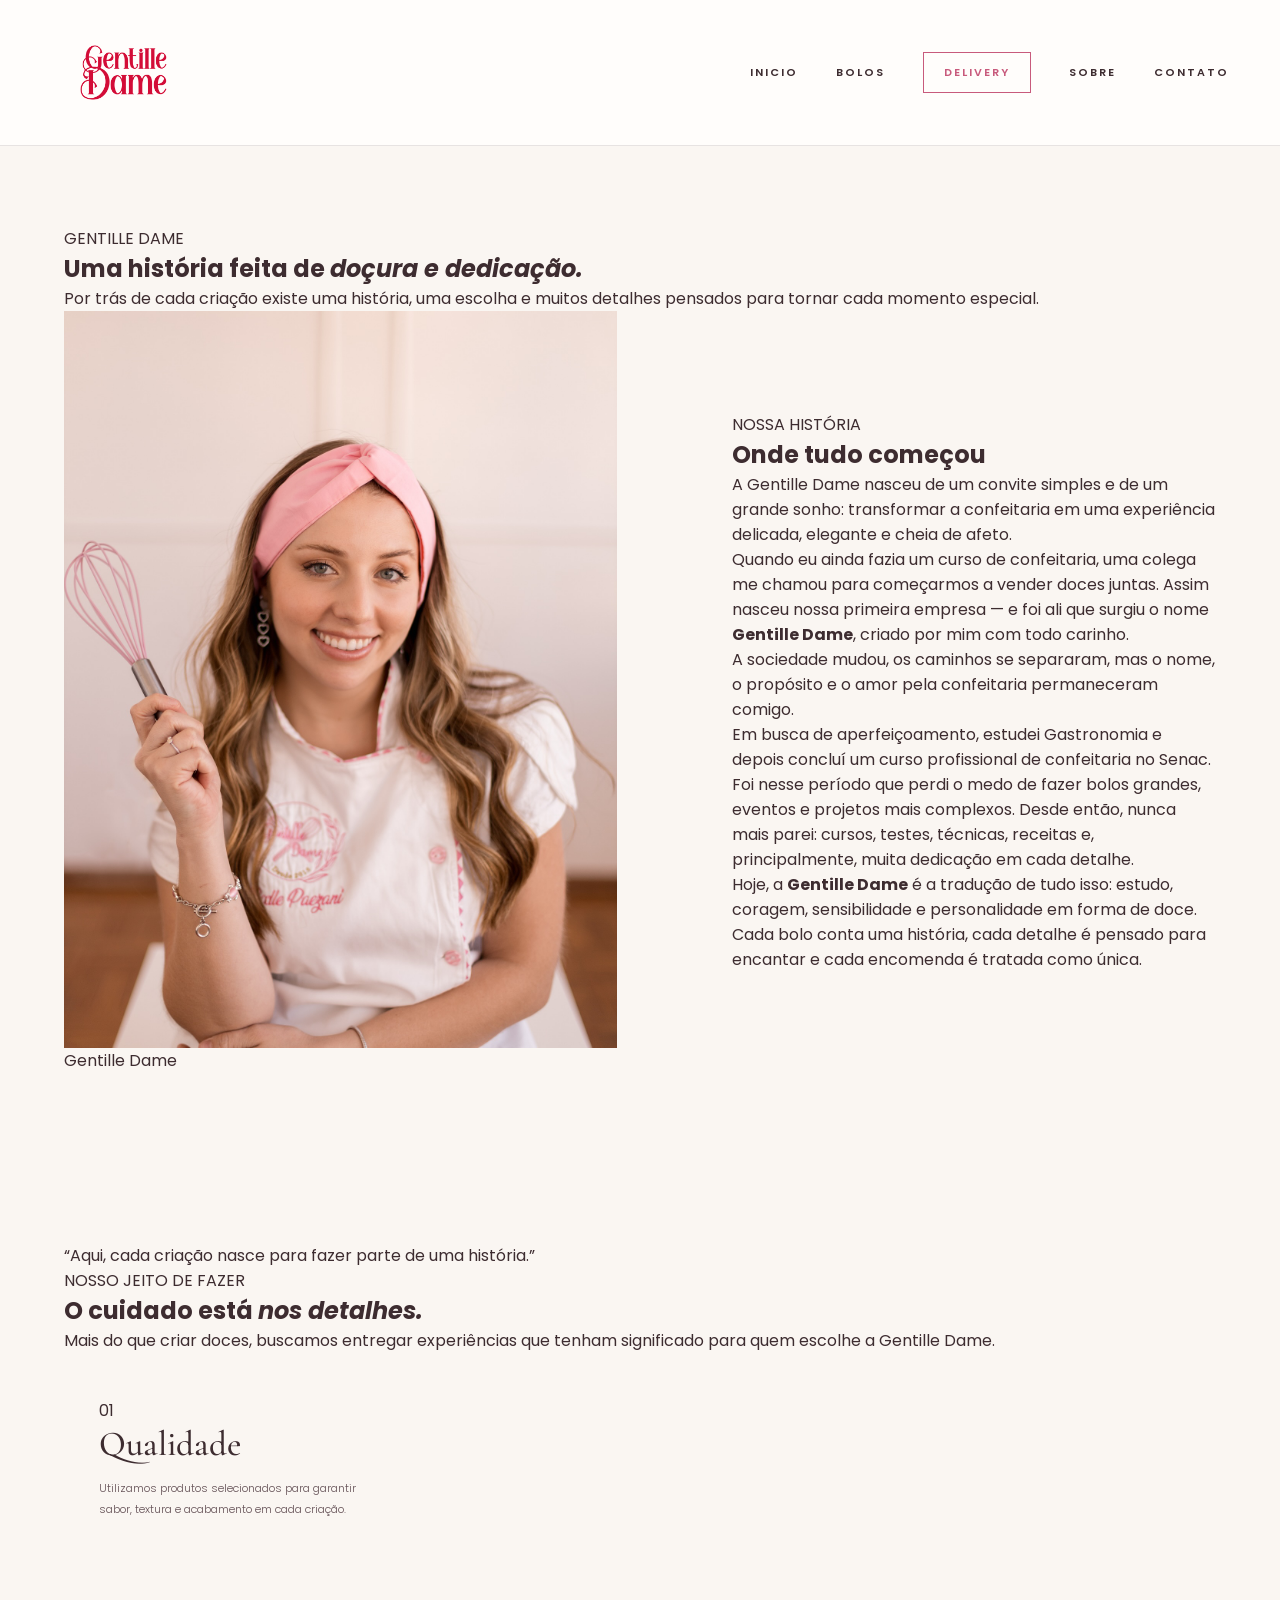
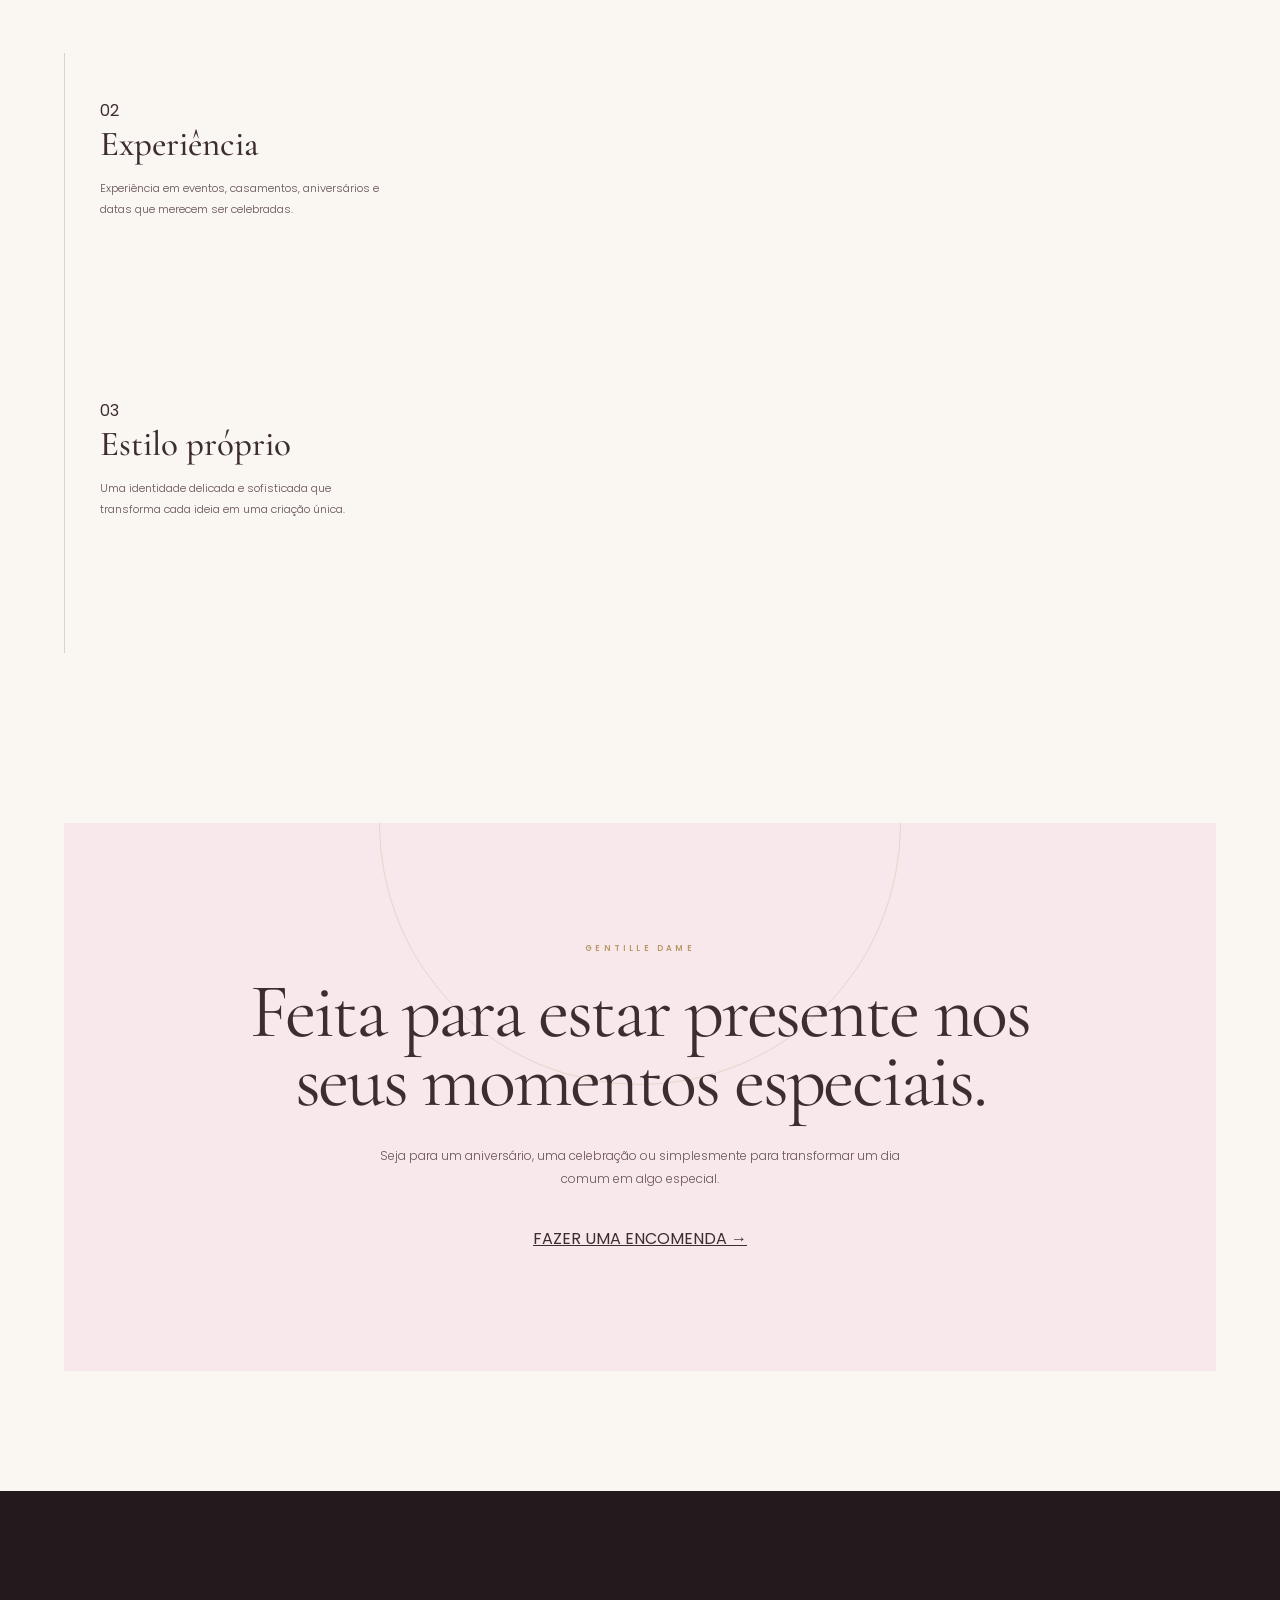
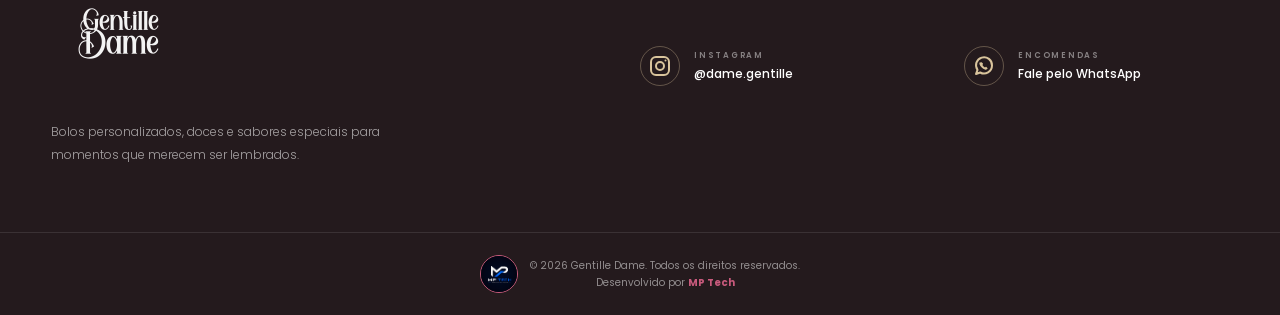
<file: session/sobre.html>
<!DOCTYPE html>
<html lang="pt-BR">

<head>
    <meta charset="UTF-8">
    <meta name="viewport" content="width=device-width, initial-scale=1.0">

    <title>Sobre a Gentille Dame | Confeitaria em Sorocaba</title>

    <meta name="description"
        content="Conheça a história da Gentille Dame, confeitaria artesanal em Sorocaba especializada em bolos personalizados, doces e criações para momentos especiais.">

    <link rel="stylesheet" href="../css/style.css">
    <link rel="stylesheet" href="../css/sobre.css">

    <link rel="icon" type="image/png" href="../img/imgdame.png">

    <link
        href="https://fonts.googleapis.com/css2?family=Cormorant+Garamond:wght@400;500;600&family=Poppins:wght@300;400;500;600&display=swap"
        rel="stylesheet">
</head>

<body>

    <!-- HEADER -->

    <header class="header">

        <div class="header-inner">

            <a href="../index.html" class="logo">

                <img src="../img/logo 2.png" alt="Gentille Dame Confeitaria">

            </a>

            <nav class="nav">

                <ul class="nav-links">

                    <li>
                        <a href="../index.html">
                            Inicio
                        </a>
                    </li>

                    <li>
                        <a href="bolos.html">
                            Bolos
                        </a>
                    </li>

                    <li>
                        <a href="https://app.cardapioweb.com/gentille_dame" target="_blank" rel="noopener">
                            Delivery
                        </a>
                    </li>

                    <li>
                        <a href="sobre.html">
                            Sobre
                        </a>
                    </li>

                    <li>
                        <a href="https://wa.me/5515996675519" target="_blank" rel="noopener">
                            Contato
                        </a>
                    </li>

                </ul>

                <button class="menu-toggle" id="menuToggle" aria-label="Abrir menu" aria-expanded="false" type="button">

                    <span></span>
                    <span></span>
                    <span></span>

                </button>

                <div class="mobile-menu" id="mobileMenu">

                    <a href="../index.html">Inicio</a>

                    <a href="bolos.html">Bolos</a>

                    <a href="https://app.cardapioweb.com/gentille_dame" target="_blank" rel="noopener">
                        Delivery
                    </a>

                    <a href="sobre.html">Sobre</a>

                    <a href="https://wa.me/5515996675519" target="_blank" rel="noopener">
                        Contato
                    </a>

                </div>

            </nav>

        </div>

    </header>


    <!-- CONTEÚDO -->

    <main class="sobre-page">


        <!-- =================================================
             INTRO
        ================================================== -->

        <section class="sobre-intro">

            <div class="sobre-intro-label">
                GENTILLE DAME
            </div>

            <h1>
                Uma história feita de
                <em>doçura e dedicação.</em>
            </h1>

            <p>
                Por trás de cada criação existe uma história,
                uma escolha e muitos detalhes pensados para
                tornar cada momento especial.
            </p>

        </section>


        <!-- =================================================
             HISTÓRIA
        ================================================== -->

        <section class="sobre-historia">


            <div class="historia-imagem">

                <div class="imagem-frame">

                    <img src="../img/nicole perfil.jpg" alt="Nicole da Gentille Dame">

                </div>

                <span>
                    Gentille Dame
                </span>

            </div>


            <div class="historia-conteudo">

                <div class="sobre-label">
                    NOSSA HISTÓRIA
                </div>

                <h2>
                    Onde tudo
                    começou
                </h2>

                <div class="sobre-linha"></div>


                <p>
                    A Gentille Dame nasceu de um convite simples
                    e de um grande sonho: transformar a confeitaria
                    em uma experiência delicada, elegante e cheia
                    de afeto.
                </p>

                <p>
                    Quando eu ainda fazia um curso de confeitaria,
                    uma colega me chamou para começarmos a vender
                    doces juntas. Assim nasceu nossa primeira
                    empresa — e foi ali que surgiu o nome
                    <strong>Gentille Dame</strong>, criado por mim
                    com todo carinho.
                </p>

                <p>
                    A sociedade mudou, os caminhos se separaram,
                    mas o nome, o propósito e o amor pela
                    confeitaria permaneceram comigo.
                </p>

                <p>
                    Em busca de aperfeiçoamento, estudei Gastronomia
                    e depois concluí um curso profissional de
                    confeitaria no Senac.
                </p>

                <p>
                    Foi nesse período que perdi o medo de fazer
                    bolos grandes, eventos e projetos mais
                    complexos. Desde então, nunca mais parei:
                    cursos, testes, técnicas, receitas e,
                    principalmente, muita dedicação em cada detalhe.
                </p>

                <p>
                    Hoje, a <strong>Gentille Dame</strong> é a
                    tradução de tudo isso: estudo, coragem,
                    sensibilidade e personalidade em forma de doce.
                </p>

                <p>
                    Cada bolo conta uma história, cada detalhe é
                    pensado para encantar e cada encomenda é
                    tratada como única.
                </p>

            </div>

        </section>


        <!-- =================================================
             FRASE
        ================================================== -->

        <section class="sobre-citacao">

            <div class="citacao-linha"></div>

            <p>
                “Aqui, cada criação nasce para fazer parte
                de uma história.”
            </p>

            <div class="citacao-linha"></div>

        </section>


        <!-- =================================================
             DIFERENCIAIS
        ================================================== -->

        <section class="sobre-diferenciais">

            <div class="diferenciais-topo">

                <div>

                    <span class="sobre-label">
                        NOSSO JEITO DE FAZER
                    </span>

                    <h2>
                        O cuidado está
                        <em>nos detalhes.</em>
                    </h2>

                </div>

                <p>
                    Mais do que criar doces, buscamos entregar
                    experiências que tenham significado para
                    quem escolhe a Gentille Dame.
                </p>

            </div>


            <div class="diferenciais-lista">


                <div class="diferencial">

                    <span class="diferencial-numero">
                        01
                    </span>

                    <div>

                        <h3>
                            Qualidade
                        </h3>

                        <p>
                            Utilizamos produtos selecionados
                            para garantir sabor, textura e
                            acabamento em cada criação.
                        </p>

                    </div>

                </div>


                <div class="diferencial">

                    <span class="diferencial-numero">
                        02
                    </span>

                    <div>

                        <h3>
                            Experiência
                        </h3>

                        <p>
                            Experiência em eventos, casamentos,
                            aniversários e datas que merecem
                            ser celebradas.
                        </p>

                    </div>

                </div>


                <div class="diferencial">

                    <span class="diferencial-numero">
                        03
                    </span>

                    <div>

                        <h3>
                            Estilo próprio
                        </h3>

                        <p>
                            Uma identidade delicada e sofisticada
                            que transforma cada ideia em uma
                            criação única.
                        </p>

                    </div>

                </div>


            </div>

        </section>


        <!-- =================================================
             FINAL
        ================================================== -->

        <section class="sobre-final">

            <span>
                GENTILLE DAME
            </span>

            <h2>
                Feita para estar
                presente nos seus
                momentos especiais.
            </h2>

            <p>
                Seja para um aniversário, uma celebração
                ou simplesmente para transformar um dia comum
                em algo especial.
            </p>

            <a href="https://wa.me/5515996675519?text=Olá!%20Gostaria%20de%20fazer%20uma%20encomenda." target="_blank"
                rel="noopener">

                FAZER UMA ENCOMENDA

                <span>→</span>

            </a>

        </section>


    </main>



    <!-- FOOTER -->

    <footer class="footer">

        <div class="footer-main">

            <div class="footer-brand">

                <img src="../img/logo 2.png" alt="Gentille Dame" class="footer-logo">

                <p>
                    Bolos personalizados, doces e sabores
                    especiais para momentos que merecem
                    ser lembrados.
                </p>

            </div>


            <!-- INSTAGRAM -->

            <div class="footer-item">

                <div class="footer-icon">

                    <svg viewBox="0 0 24 24" aria-hidden="true">

                        <rect x="3" y="3" width="18" height="18" rx="5" ry="5" fill="none" stroke="currentColor"
                            stroke-width="2" />

                        <circle cx="12" cy="12" r="4" fill="none" stroke="currentColor" stroke-width="2" />

                        <circle cx="17.5" cy="6.5" r="1" fill="currentColor" />

                    </svg>

                </div>

                <div class="footer-text">

                    <span class="footer-label">
                        Instagram
                    </span>

                    <a href="https://instagram.com/dame.gentille" target="_blank" rel="noopener">

                        @dame.gentille

                    </a>

                </div>

            </div>


            <!-- WHATSAPP -->

            <div class="footer-item">

                <div class="footer-icon">

                    <svg viewBox="0 0 24 24" aria-hidden="true">

                        <path d="M20 11.5a8 8 0 0 1-11.8 7L4 20l1.5-4.1A8 8 0 1 1 20 11.5Z" fill="none"
                            stroke="currentColor" stroke-width="2" stroke-linejoin="round" />

                        <path
                            d="M9 8.5c.3-.3.6-.3.9 0l1 1c.2.2.2.5 0 .8l-.5.6c.7 1.1 1.5 1.8 2.6 2.5l.6-.5c.3-.2.6-.2.8 0l1 1c.3.3.3.6 0 .9l-.5.5c-.5.5-1.3.6-2 .3-2.2-.9-4.5-3.2-5.4-5.4-.3-.7-.2-1.5.3-2Z"
                            fill="currentColor" />

                    </svg>

                </div>

                <div class="footer-text">

                    <span class="footer-label">
                        Encomendas
                    </span>

                    <a href="https://wa.me/5515996675519" target="_blank" rel="noopener">

                        Fale pelo WhatsApp

                    </a>

                </div>

            </div>

        </div>


        <!-- COPYRIGHT -->

        <div class="copyright">

            <a href="https://www.instagram.com/marlon_patrick009/" target="_blank" rel="noopener"
                class="desenvolvido-por">

                <img src="../img/WhatsApp Image 2026-07-09 at 19.48.28.jpeg" alt="MP Tech" class="logo-mp">

                <span>
                    © 2026 Gentille Dame.
                    Todos os direitos reservados.
                    <br>
                    Desenvolvido por
                    <strong>MP Tech</strong>
                </span>

            </a>

        </div>

    </footer>




    <script src="../js/script.js"></script>

</body>

</html>
</file>
<file: css/style.css>
/* =========================================================
   GENTILLE DAME
   DESIGN PREMIUM
   ========================================================= */


/* =========================================================
   VARIÁVEIS
   ========================================================= */

:root {

  --pink: #c85a7c;
  --pink-dark: #9f3f60;
  --pink-deep: #7f304b;

  --pink-soft: #f3d8df;
  --pink-light: #f9eaee;

  --cream: #faf6f2;
  --ivory: #fffdfb;
  --white: #ffffff;

  --brown: #3d2c30;
  --brown-soft: #665358;

  --gold: #b79a68;
  --gold-light: #d9c49c;

  --line: rgba(61, 44, 48, 0.12);

  --shadow:
    0 20px 50px rgba(61, 44, 48, 0.10);

  --shadow-hover:
    0 25px 60px rgba(61, 44, 48, 0.18);

  --radius: 8px;

}


/* =========================================================
   RESET
   ========================================================= */

* {

  margin: 0;
  padding: 0;

  box-sizing: border-box;

}


html {

  scroll-behavior: smooth;

}


body {

  background: var(--cream);

  color: var(--brown);

  font-family:
    "Poppins",
    sans-serif;

  overflow-x: hidden;

}


body.menu-open {

  overflow: hidden;

}


img {

  max-width: 100%;

  display: block;

}


button,
a {

  -webkit-tap-highlight-color: transparent;

}


button {

  font-family: inherit;

}


a {

  color: inherit;

}


/* =========================================================
   SELEÇÃO DE TEXTO
   ========================================================= */

::selection {

  background: var(--pink);

  color: white;

}


/* =========================================================
   SCROLLBAR
   ========================================================= */

::-webkit-scrollbar {

  width: 8px;

}


::-webkit-scrollbar-track {

  background: var(--cream);

}


::-webkit-scrollbar-thumb {

  background: var(--pink);

  border-radius: 20px;

}


::-webkit-scrollbar-thumb:hover {

  background: var(--pink-dark);

}


/* =========================================================
   PRELOADER
   ========================================================= */

.preloader {

  position: fixed;

  inset: 0;

  z-index: 99999;

  display: flex;

  flex-direction: column;

  justify-content: center;

  align-items: center;

  gap: 20px;

  background:
    radial-gradient(circle at center,
      var(--ivory) 0%,
      var(--cream) 70%);

  transition:
    opacity .7s ease,
    visibility .7s ease;

}


.preloader.hide {

  opacity: 0;

  visibility: hidden;

  pointer-events: none;

}


.logo-loading {

  animation:
    loadingLogo 1.5s ease-in-out infinite alternate;

}


.logo-loading img {

  width: 105px;

  height: auto;

}


.loader-circle {

  width: 55px;

  height: 55px;

  border-radius: 50%;

  border: 1px solid var(--pink-soft);

  border-top-color: var(--pink);

  border-right-color: var(--gold);

  animation:
    spin 1s linear infinite;

}


.loader-text {

  font-size: 10px;

  font-weight: 600;

  letter-spacing: .38em;

  color: var(--pink);

}


@keyframes spin {

  to {

    transform: rotate(360deg);

  }

}


@keyframes loadingLogo {

  from {

    transform: translateY(0);

    opacity: .65;

  }

  to {

    transform: translateY(-6px);

    opacity: 1;

  }

}


/* =========================================================
   HEADER
   ========================================================= */

.header {

  position: sticky;

  top: 0;

  z-index: 1000;

  width: 100%;

  background:
    rgba(255, 253, 251, .94);

  backdrop-filter:
    blur(18px);

  -webkit-backdrop-filter:
    blur(18px);

  border-bottom:
    1px solid var(--line);

}


.header-inner {

  width: min(1380px, 92%);

  min-height: 92px;

  margin: auto;

  display: flex;

  align-items: center;

  justify-content: space-between;

}


.logo {

  display: flex;

  align-items: center;

  text-decoration: none;

}


.header .logo img {

  width: 145px;

  height: auto;

  transition:
    transform .4s ease;

}


.header .logo:hover img {

  transform: scale(1.035);

}


/* =========================================================
   NAVEGAÇÃO
   ========================================================= */

.nav {

  position: relative;

}


.nav-links {

  display: flex;

  align-items: center;

  gap: 38px;

  list-style: none;

}


.nav-links li {

  position: relative;

}


.nav-links a {

  position: relative;

  display: inline-block;

  padding:
    12px 0;

  color: var(--brown);

  text-decoration: none;

  font-size: 11px;

  font-weight: 600;

  letter-spacing: .18em;

  text-transform: uppercase;

  transition:
    color .3s ease;

}


.nav-links a::after {

  content: "";

  position: absolute;

  left: 0;

  bottom: 5px;

  width: 0;

  height: 1px;

  background: var(--pink);

  transition:
    width .35s ease;

}


.nav-links a:hover {

  color: var(--pink);

}


.nav-links a:hover::after {

  width: 100%;

}


/* DELIVERY */

.nav-links a[href*="cardapioweb"] {

  padding:
    11px 20px;

  border:
    1px solid var(--pink);

  color: var(--pink);

}


.nav-links a[href*="cardapioweb"]::after {

  display: none;

}


.nav-links a[href*="cardapioweb"]:hover {

  background: var(--pink);

  color: white;

}


/* =========================================================
   MENU MOBILE
   ========================================================= */

.menu-toggle {

  display: none;

  width: 44px;

  height: 44px;

  border: none;

  background: transparent;

  cursor: pointer;

  position: relative;

  z-index: 2000;

}


.menu-toggle span {

  display: block;

  width: 25px;

  height: 1.5px;

  margin: 5px auto;

  background: var(--brown);

  transition:
    transform .3s ease,
    opacity .3s ease;

}


.menu-toggle.active span:nth-child(1) {

  transform:
    translateY(6.5px) rotate(45deg);

}


.menu-toggle.active span:nth-child(2) {

  opacity: 0;

}


.menu-toggle.active span:nth-child(3) {

  transform:
    translateY(-6.5px) rotate(-45deg);

}


/* =========================================================
   MOBILE MENU
   ========================================================= */

.mobile-menu {

  position: fixed;

  top: 92px;

  right: 4%;

  width: 260px;

  padding: 12px;

  background: rgba(255, 253, 251, .98);

  border:
    1px solid var(--line);

  box-shadow:
    0 25px 60px rgba(61, 44, 48, .18);

  opacity: 0;

  visibility: hidden;

  transform:
    translateY(-12px) scale(.98);

  transition:
    opacity .3s ease,
    transform .3s ease,
    visibility .3s ease;

}


.mobile-menu.open {

  opacity: 1;

  visibility: visible;

  transform:
    translateY(0) scale(1);

}


.mobile-menu a {

  display: flex;

  align-items: center;

  justify-content: space-between;

  padding: 15px 16px;

  color: var(--brown);

  text-decoration: none;

  font-size: 11px;

  font-weight: 600;

  letter-spacing: .16em;

  text-transform: uppercase;

  border-bottom:
    1px solid var(--line);

  transition:
    background .25s ease,
    color .25s ease,
    padding .25s ease;

}


.mobile-menu a:last-child {

  border-bottom: none;

}


.mobile-menu a:hover {

  color: var(--pink);

  background: var(--pink-light);

  padding-left: 21px;

}


/* =========================================================
   HERO / SLIDER
   ========================================================= */

.slider-container {
  position: relative;

  width: min(1380px, 92%);
  height: 580px;

  margin: 42px auto 0;

  overflow: hidden;

  background: var(--brown);

  box-shadow:
    0 30px 70px rgba(61, 44, 48, .16);
}


/* =========================================================
   SLIDER
   ========================================================= */

.slider {
  display: flex;

  width: 100%;
  height: 100%;

  transition:
    transform .85s cubic-bezier(.77, 0, .18, 1);
}


/* =========================================================
   SLIDE
   ========================================================= */

.slide {
  position: relative;

  width: 100%;
  height: 100%;

  flex: 0 0 100%;

  /*
    IMPORTANTE:
    100% 100% faz a imagem ocupar exatamente
    toda a área sem cortar nenhuma parte.
  */
  background-size: 100% 100%;

  background-position: center;
  background-repeat: no-repeat;

  overflow: hidden;
}


/* =========================================================
   GRADIENTE LATERAL
   ========================================================= */

.slide::before {
  content: "";

  position: absolute;
  inset: 0;

  z-index: 1;

  background:
    linear-gradient(90deg,
      rgba(35, 22, 26, .58) 0%,
      rgba(35, 22, 26, .25) 45%,
      rgba(35, 22, 26, .05) 100%);

  pointer-events: none;
}


/* =========================================================
   GRADIENTE INFERIOR
   ========================================================= */

.slide::after {
  content: "";

  position: absolute;
  inset: 0;

  z-index: 1;

  background:
    linear-gradient(0deg,
      rgba(35, 22, 26, .30),
      transparent 45%);

  pointer-events: none;
}


/* =========================================================
   CONTEÚDO DO SLIDE
   ========================================================= */

.slide-overlay {
  position: absolute;

  inset: 0;

  z-index: 2;

  display: flex;
  align-items: center;

  padding: 70px;
}


.slide-content {
  max-width: 650px;

  color: white;

  animation:
    heroContent .9s ease both;
}


/* =========================================================
   EYEBROW
   ========================================================= */

.slide-eyebrow {
  display: inline-flex;

  align-items: center;

  gap: 14px;

  margin-bottom: 20px;

  font-size: 10px;

  font-weight: 600;

  letter-spacing: .3em;
}


.slide-eyebrow::before {
  content: "";

  width: 36px;
  height: 1px;

  background: var(--gold-light);
}


/* =========================================================
   TÍTULO
   ========================================================= */

.slide-content h2 {
  margin: 0;

  font-family:
    "Cormorant Garamond",
    Georgia,
    serif;

  font-size:
    clamp(48px, 6vw, 82px);

  font-weight: 500;

  line-height: .95;

  letter-spacing: -.02em;
}


.slide-content h2 strong {
  display: block;

  color: #f4d8df;

  font-weight: 600;
}


/* =========================================================
   ANIMAÇÃO
   ========================================================= */

@keyframes heroContent {

  from {
    opacity: 0;

    transform:
      translateY(25px);
  }

  to {
    opacity: 1;

    transform:
      translateY(0);
  }

}


/* =========================================================
   TABLET
   ========================================================= */

@media (max-width: 900px) {

  .slider-container {
    width: 94%;
    height: 500px;

    margin-top: 30px;
  }

  .slide-overlay {
    padding: 45px;
  }

  .slide-content {
    max-width: 520px;
  }

  .slide-content h2 {
    font-size:
      clamp(42px, 8vw, 64px);
  }

}


/* =========================================================
   CELULAR
   ========================================================= */

@media (max-width: 600px) {

  .slider-container {
    width: 100%;
    height: auto;

    /*
      Mantém uma proporção de banner no celular.
    */
    aspect-ratio: 16 / 9;

    margin-top: 20px;

    border-radius: 0;
  }

  .slide-overlay {
    padding: 30px;
  }

  .slide-content {
    max-width: 100%;
  }

  .slide-content h2 {
    font-size:
      clamp(40px, 12vw, 58px);
  }

  .slide-eyebrow {
    font-size: 9px;

    letter-spacing: .22em;
  }

}


/* =========================================================
   BOTÕES DO SLIDER
   ========================================================= */

.slider-btn {

  position: absolute;

  top: 50%;

  z-index: 10;

  width: 50px;

  height: 50px;

  display: flex;

  align-items: center;

  justify-content: center;

  transform:
    translateY(-50%);

  border:
    1px solid rgba(255, 255, 255, .5);

  border-radius: 50%;

  background:
    rgba(255, 255, 255, .08);

  backdrop-filter:
    blur(10px);

  color: white;

  cursor: pointer;

  transition:
    background .3s ease,
    border-color .3s ease,
    transform .3s ease;

}


.slider-btn span {

  font-size: 20px;

  line-height: 1;

}


.slider-btn:hover {

  background: var(--pink);

  border-color: var(--pink);

  transform:
    translateY(-50%) scale(1.08);

}


.prev {

  left: 28px;

}


.next {

  right: 28px;

}


/* =========================================================
   INDICADORES
   ========================================================= */

.slider-indicators {

  position: absolute;

  z-index: 10;

  bottom: 28px;

  left: 50%;

  transform:
    translateX(-50%);

  display: flex;

  align-items: center;

  gap: 8px;

}


.dot {

  width: 26px;

  height: 2px;

  padding: 0;

  border: none;

  background:
    rgba(255, 255, 255, .45);

  cursor: pointer;

  transition:
    width .35s ease,
    background .35s ease;

}


.dot.active {

  width: 48px;

  background: white;

}


/* =========================================================
   BANNER MOBILE
   ========================================================= */

.mobile-banner {

  display: none;

}


.mobile-banner-image {

  position: relative;

  overflow: hidden;

}


.mobile-banner img {

  width: 100%;

  height: auto;

  object-fit: cover;

}


/* =========================================================
   INTRO
   ========================================================= */

.intro-section {

  padding:
    115px 20px 65px;

  text-align: center;

}


.section-heading {

  max-width: 820px;

  margin: auto;

}


.section-kicker {

  display: inline-flex;

  align-items: center;

  gap: 15px;

  margin-bottom: 22px;

  color: var(--pink);

  font-size: 10px;

  font-weight: 600;

  letter-spacing: .28em;

}


.section-kicker::before,
.section-kicker::after {

  content: "";

  width: 35px;

  height: 1px;

  background: var(--gold);

}


.section-heading h1 {

  color: var(--brown);

  font-family:
    "Cormorant Garamond",
    Georgia,
    serif;

  font-size:
    clamp(42px, 5vw, 65px);

  font-weight: 500;

  line-height: 1;

  letter-spacing: -.025em;

}


.heading-line {

  display: flex;

  justify-content: center;

  margin:
    28px 0 25px;

}


.heading-line span {

  position: relative;

  width: 60px;

  height: 1px;

  background: var(--gold);

}


.heading-line span::after {

  content: "✦";

  position: absolute;

  top: 50%;

  left: 50%;

  transform:
    translate(-50%, -52%);

  padding: 0 7px;

  background: var(--cream);

  color: var(--gold);

  font-size: 10px;

}


.section-heading p {

  max-width: 610px;

  margin: auto;

  color: var(--brown-soft);

  font-size: 14px;

  font-weight: 300;

  line-height: 1.9;

}


/* =========================================================
   PRODUTOS
   ========================================================= */

.produtos {

  width: min(1200px, 92%);

  margin: auto;

  padding-bottom: 100px;

}


.grupo-produto {

  margin-bottom: 110px;

}


.categoria-heading {

  margin-bottom: 35px;

  text-align: center;

}


.categoria-heading>span {

  display: block;

  margin-bottom: 10px;

  color: var(--pink);

  font-size: 9px;

  font-weight: 600;

  letter-spacing: .28em;

}


.titulo-grupo {

  position: relative;

  display: inline-block;

  color: var(--brown);

  font-family:
    "Cormorant Garamond",
    Georgia,
    serif;

  font-size:
    clamp(36px, 4vw, 48px);

  font-weight: 600;

  line-height: 1;

}


.categoria-heading p {

  max-width: 500px;

  margin:
    13px auto 0;

  color: var(--brown-soft);

  font-size: 12px;

  font-weight: 300;

  line-height: 1.8;

}


/* =========================================================
   GRID
   ========================================================= */

.grid-produtos {

  display: grid;

  grid-template-columns:
    repeat(4, 1fr);

  gap: 22px;

}


/* =========================================================
   CARD
   ========================================================= */

.card {

  position: relative;

  background: var(--ivory);

  border:
    1px solid var(--line);

  overflow: hidden;

  cursor: pointer;

  opacity: 1;

  transform:
    translateY(0);

  transition:
    box-shadow .45s ease,
    transform .45s ease,
    border-color .35s ease;

}


.card:hover {

  border-color:
    rgba(200, 90, 124, .35);

  box-shadow:
    var(--shadow-hover);

}


/* =========================================================
   CARD IMAGEM
   ========================================================= */

.card-image {

  position: relative;

  width: 100%;

  height: 255px;

  overflow: hidden;

  background:
    var(--pink-light);

}


.card-image img {

  width: 100%;

  height: 100%;

  object-fit: cover;
  object-position: center 80%;

  transition:
    transform .8s cubic-bezier(.2, .7, .2, 1);

}


.card:hover .card-image img {

  transform:
    scale(1.08);

}


.card-image-overlay {

  position: absolute;

  inset: 0;

  background:
    linear-gradient(180deg,
      transparent 55%,
      rgba(61, 44, 48, .14));

  pointer-events: none;

}


/* =========================================================
   CARD CONTENT
   ========================================================= */

.card-content {

  position: relative;

  padding:
    21px 20px 23px;

}


.card-number {

  display: block;

  margin-bottom: 6px;

  color: var(--gold);

  font-size: 9px;

  font-weight: 600;

  letter-spacing: .15em;

}


.produto-nome {

  margin: 0;

  color: var(--brown);

  font-family:
    "Cormorant Garamond",
    Georgia,
    serif;

  font-size: 25px;

  font-weight: 600;

  line-height: 1.05;

}


.btn-cardapio {

  position: relative;

  display: inline-flex;

  align-items: center;

  gap: 10px;

  margin-top: 18px;

  padding:
    9px 0;

  border: none;

  border-bottom:
    1px solid var(--pink);

  background: transparent;

  color: var(--pink-dark);

  text-decoration: none;

  font-size: 9px;

  font-weight: 600;

  letter-spacing: .18em;

  text-transform: uppercase;

  overflow: hidden;

  transition:
    color .3s ease,
    gap .3s ease;

}


.btn-cardapio span {

  font-size: 15px;

  line-height: 0;

  transition:
    transform .3s ease;

}


.btn-cardapio:hover {

  color: var(--pink);

  gap: 15px;

}


.btn-cardapio:hover span {

  transform:
    translateX(3px);

}


/* =========================================================
   CARD REVEAL
   ========================================================= */

.reveal {

  opacity: 0;

  transform:
    translateY(35px);

  transition:
    opacity .75s ease,
    transform .75s cubic-bezier(.2, .7, .2, 1);

}


.reveal.is-visible {

  opacity: 1;

  transform:
    translateY(0);

}


.grid-produtos .card:nth-child(1) {

  transition-delay: .05s;

}


.grid-produtos .card:nth-child(2) {

  transition-delay: .12s;

}


.grid-produtos .card:nth-child(3) {

  transition-delay: .19s;

}


.grid-produtos .card:nth-child(4) {

  transition-delay: .26s;

}


/* =========================================================
   DELIVERY CTA
   ========================================================= */

.delivery-section {

  position: relative;

  margin-top: 20px;

  padding:
    110px 20px;

  overflow: hidden;

  background:
    linear-gradient(135deg,
      #3d2c30 0%,
      #4c343a 100%);

  text-align: center;

}


.delivery-section::before {

  content: "";

  position: absolute;

  width: 420px;

  height: 420px;

  top: -220px;

  left: -180px;

  border-radius: 50%;

  border:
    1px solid rgba(217, 196, 156, .22);

}


.delivery-section::after {

  content: "";

  position: absolute;

  width: 350px;

  height: 350px;

  right: -170px;

  bottom: -200px;

  border-radius: 50%;

  border:
    1px solid rgba(200, 90, 124, .28);

}


.delivery-inner {

  position: relative;

  z-index: 2;

  max-width: 700px;

  margin: auto;

}


.delivery-kicker {

  display: block;

  margin-bottom: 20px;

  color: var(--gold-light);

  font-size: 9px;

  font-weight: 600;

  letter-spacing: .3em;

}


.delivery-inner h2 {

  color: white;

  font-family:
    "Cormorant Garamond",
    Georgia,
    serif;

  font-size:
    clamp(45px, 6vw, 70px);

  font-weight: 500;

  line-height: .95;

}


.delivery-inner p {

  max-width: 500px;

  margin:
    24px auto 30px;

  color:
    rgba(255, 255, 255, .72);

  font-size: 13px;

  font-weight: 300;

  line-height: 1.8;

}


.delivery-button {

  display: inline-flex;

  align-items: center;

  gap: 13px;

  padding:
    14px 25px;

  border:
    1px solid var(--pink);

  color: white;

  background: var(--pink);

  text-decoration: none;

  font-size: 9px;

  font-weight: 600;

  letter-spacing: .18em;

  text-transform: uppercase;

  transition:
    background .3s ease,
    border-color .3s ease,
    transform .3s ease;

}


.delivery-button span {

  font-size: 17px;

}


.delivery-button:hover {

  background: transparent;

  border-color: var(--gold-light);

  transform:
    translateY(-3px);

}


/* =========================================================
   FOOTER
   ========================================================= */

.footer {

  position: relative;

  background:
    #241a1d;

  color: white;

  padding-top: 75px;

}


.footer-main {

  width: min(1200px, 92%);

  margin: auto;

  padding-bottom: 65px;

  display: grid;

  grid-template-columns:
    2fr 1fr 1fr;

  gap: 60px;

  align-items: center;

}


.footer-brand {

  max-width: 380px;

}


.footer-logo {

  width: 135px;

  margin-bottom: 20px;

  filter:
    brightness(0) invert(1);

  opacity: .95;

}


.footer-brand p {

  color:
    rgba(255, 255, 255, .6);

  font-size: 12px;

  font-weight: 300;

  line-height: 1.9;

}


/* =========================================================
   FOOTER ITEMS
   ========================================================= */

.footer-item {

  display: flex;

  align-items: center;

  gap: 14px;

}


.footer-icon {

  width: 40px;

  height: 40px;

  display: flex;

  align-items: center;

  justify-content: center;

  border:
    1px solid rgba(217, 196, 156, .35);

  border-radius: 50%;

  color: var(--gold-light);

  font-size: 18px;

}


.footer-text {

  display: flex;

  flex-direction: column;

  gap: 3px;

}


.footer-label {

  color:
    rgba(255, 255, 255, .45);

  font-size: 8px;

  font-weight: 600;

  letter-spacing: .22em;

  text-transform: uppercase;

}


.footer-text a {

  color: white;

  text-decoration: none;

  font-size: 12px;

  font-weight: 500;

  transition:
    color .3s ease;

}


.footer-text a:hover {

  color: var(--pink);

}


/* =========================================================
   COPYRIGHT
   ========================================================= */

.copyright {

  width: 100%;

  border-top:
    1px solid rgba(255, 255, 255, .10);

  padding:
    22px 20px;

  display: flex;

  justify-content: center;

  align-items: center;

  text-align: center;

}


.desenvolvido-por {

  display: flex;

  align-items: center;

  gap: 12px;

  color:
    rgba(255, 255, 255, .5);

  text-decoration: none;

  font-size: 10px;

  line-height: 1.7;

  transition:
    color .3s ease;

}


.desenvolvido-por:hover {

  color: white;

}


.desenvolvido-por strong {

  color: var(--pink);

}


.logo-mp {

  width: 38px;

  height: 38px;

  object-fit: cover;

  border-radius: 50%;

  border:
    1px solid var(--pink);

  transition:
    transform .3s ease;

}


.desenvolvido-por:hover .logo-mp {

  transform:
    scale(1.08);

}


/* =========================================================
   RIPPLE
   ========================================================= */

.btn-cardapio,
.slider-btn,
.delivery-button {

  overflow: hidden;

}


.ripple {

  position: absolute;

  border-radius: 50%;

  background:
    rgba(255, 255, 255, .35);

  transform:
    scale(0);

  animation:
    rippleEffect .6s ease-out;

  pointer-events: none;

}


@keyframes rippleEffect {

  to {

    transform: scale(2.5);

    opacity: 0;

  }

}


/* =========================================================
   EFEITO DE CLIQUE
   ========================================================= */

.clicked {

  transform:
    scale(.96);

}


/* =========================================================
   COMPATIBILIDADE COM CARDS DE NATAL
   ========================================================= */

.card.card-natal {

  position: relative;

  overflow: hidden;

  background: transparent !important;

  border:
    1px solid #b30000;

}


.card.card-natal .bg-natal {

  position: absolute;

  inset: 0;

  width: 100%;

  height: 100%;

  object-fit: cover;

  z-index: 0;

}


.card.card-natal .card-content {

  position: relative;

  z-index: 2;

}


.card.card-natal .produto-nome,
.card.card-natal h4 {

  color: white !important;

  text-shadow:
    0 2px 8px rgba(0, 0, 0, .5);

}


.card.card-natal .btn-cardapio {

  color: white;

  border-color: white;

}


/* =========================================================
   FOOTER LEGACY
   ========================================================= */

.footer-grid {

  display: grid;

  grid-template-columns:
    2fr 1fr;

  gap: 60px;

}


footer iframe {

  width: 100%;

  height: 250px;

  border: none;

}


.whatsapp {

  color: var(--pink);

  text-decoration: none;

  font-weight: 600;

}


/* =========================================================
   TABLET
   ========================================================= */

@media (max-width: 1000px) {


  .header-inner {

    min-height: 82px;

  }


  .nav-links {

    gap: 23px;

  }


  .slider-container {

    height: 480px;

  }


  .slide-overlay {

    padding: 55px;

  }


  .grid-produtos {

    grid-template-columns:
      repeat(2, 1fr);

  }


  .footer-main {

    grid-template-columns:
      1fr 1fr;

  }


  .footer-brand {

    grid-column:
      1 / -1;

  }

}


/* =========================================================
   MOBILE
   ========================================================= */

@media (max-width: 700px) {


  /* HEADER */

  .header-inner {

    width: 92%;

    min-height: 78px;

  }


  .header .logo img {

    width: 120px;

  }


  .nav-links {

    display: none;

  }


  .menu-toggle {

    display: block;

  }


  .mobile-menu {

    top: 78px;

    right: 4%;

    width: 230px;

  }


  /* MOBILE BANNER */

  .mobile-banner {

    display: block;

    width: 100%;

    margin: 0;

    background: var(--cream);

  }


  .mobile-banner-image {

    width: 100%;

  }


  .mobile-banner img {

    width: 100%;

    min-height: 230px;

    max-height: 420px;

    object-fit: cover;

  }


  /* SLIDER */

  .slider-container {

    display: none;

  }


  /* INTRO */

  .intro-section {

    padding:
      75px 18px 45px;

  }


  .section-kicker {

    font-size: 8px;

    gap: 10px;

  }


  .section-kicker::before,
  .section-kicker::after {

    width: 22px;

  }


  .section-heading h1 {

    font-size:
      clamp(38px, 12vw, 52px);

    line-height: .98;

  }


  .section-heading p {

    font-size: 12px;

    line-height: 1.8;

  }


  /* PRODUTOS */

  .produtos {

    width: 92%;

    padding-bottom: 65px;

  }


  .grupo-produto {

    margin-bottom: 75px;

  }


  .categoria-heading {

    margin-bottom: 25px;

  }


  .titulo-grupo {

    font-size: 39px;

  }


  .categoria-heading p {

    font-size: 11px;

  }


  /* GRID */

  .grid-produtos {

    grid-template-columns:
      repeat(2, 1fr);

    gap: 12px;

  }


  /* CARD */

  .card {

    min-width: 0;

  }


  .card-image {

    height: 155px;

  }


  .card-content {

    padding:
      15px 13px 18px;

  }


  .card-number {

    font-size: 7px;

    margin-bottom: 5px;

  }


  .produto-nome {

    font-size: 21px;

    line-height: 1;

  }


  .btn-cardapio {

    margin-top: 13px;

    font-size: 7px;

    letter-spacing: .12em;

    gap: 7px;

  }


  .btn-cardapio span {

    font-size: 13px;

  }


  /* DELIVERY */

  .delivery-section {

    padding:
      80px 20px;

  }


  .delivery-kicker {

    font-size: 7px;

    letter-spacing: .22em;

  }


  .delivery-inner h2 {

    font-size:
      clamp(43px, 13vw, 58px);

  }


  .delivery-inner p {

    font-size: 11px;

  }


  .delivery-button {

    padding:
      13px 19px;

    font-size: 8px;

  }


  /* FOOTER */

  .footer {

    padding-top: 55px;

  }


  .footer-main {

    width: 88%;

    grid-template-columns: 1fr;

    gap: 30px;

    padding-bottom: 45px;

  }


  .footer-brand {

    max-width: 100%;

  }


  .footer-logo {

    width: 120px;

  }


  .footer-brand p {

    font-size: 11px;

  }


  .footer-item {

    justify-content: flex-start;

  }


  .copyright {

    padding:
      20px 15px;

  }


  .desenvolvido-por {

    flex-direction: column;

    gap: 8px;

    font-size: 9px;

  }


  .logo-mp {

    width: 36px;

    height: 36px;

  }


}


/* =========================================================
   CELULARES PEQUENOS
   ========================================================= */

@media (max-width: 400px) {


  .header .logo img {

    width: 108px;

  }


  .grid-produtos {

    gap: 9px;

  }


  .card-image {

    height: 135px;

  }


  .card-content {

    padding:
      13px 11px 16px;

  }


  .produto-nome {

    font-size: 19px;

  }


  .btn-cardapio {

    font-size: 6.5px;

  }


}


/* =========================================================
   REDUZIR ANIMAÇÕES
   ========================================================= */

@media (prefers-reduced-motion: reduce) {


  *,
  *::before,
  *::after {

    animation-duration: .01ms !important;

    animation-iteration-count: 1 !important;

    transition-duration: .01ms !important;

    scroll-behavior: auto !important;

  }


  .reveal {

    opacity: 1;

    transform: none;

  }

}

.footer-icon svg {
  width: 24px;
  height: 24px;
  display: block;
}
</file>
<file: css/bolos.css>
/* =========================================================
   GENTILLE DAME
   BOLOS.CSS
   Somente estilos da página de Bolos
   Header e Footer ficam no style.css global
   ========================================================= */


/* =========================================================
   PÁGINA
   ========================================================= */

.Bolos-page {

    width: min(1200px, 92%);

    margin: 0 auto;

    padding: 55px 0 100px;

}


/* =========================================================
   HERO
   ========================================================= */

.Bolos-page .hero-bolos {

    position: relative;

    width: 100%;

    max-width: none;

    margin: 0 0 90px;

    padding: 85px 30px;

    overflow: hidden;

    text-align: center;

    background:
        linear-gradient(135deg,
            #f8e7eb 0%,
            #fdf7f4 50%,
            #f3d6df 100%);

    border:
        1px solid rgba(200, 90, 124, .12);

}


/* decoração esquerda */

.Bolos-page .hero-bolos::before {

    content: "";

    position: absolute;

    width: 280px;

    height: 280px;

    top: -160px;

    left: -110px;

    border:
        1px solid rgba(183, 154, 104, .30);

    border-radius: 50%;

}


/* decoração direita */

.Bolos-page .hero-bolos::after {

    content: "";

    position: absolute;

    width: 230px;

    height: 230px;

    right: -110px;

    bottom: -140px;

    border:
        1px solid rgba(200, 90, 124, .20);

    border-radius: 50%;

}


/* =========================================================
   HERO TÍTULO
   ========================================================= */

.Bolos-page .hero-bolos h1 {

    position: relative;

    z-index: 2;

    max-width: 850px;

    margin: 0 auto;

    color: #3d2c30;

    font-family:
        "Cormorant Garamond",
        Georgia,
        serif;

    font-size:
        clamp(45px, 6vw, 72px);

    font-weight: 500;

    line-height: .95;

    letter-spacing: -.025em;

}


.Bolos-page .hero-bolos h1::after {

    content: "";

    display: block;

    width: 55px;

    height: 1px;

    margin: 27px auto 0;

    background: #b79a68;

}


/* =========================================================
   HERO TEXTO
   ========================================================= */

.Bolos-page .hero-bolos p {

    position: relative;

    z-index: 2;

    max-width: 650px;

    margin: 25px auto 0;

    color: #665358;

    font-size: 13px;

    font-weight: 300;

    line-height: 1.9;

}


/* =========================================================
   GRUPOS
   ========================================================= */

.Bolos-page .grupo-bolos {

    width: 100%;

    max-width: none;

    margin: 0 0 110px;

}


/* =========================================================
   TÍTULOS DAS CATEGORIAS
   ========================================================= */

.Bolos-page .titulo-grupo {

    position: relative;

    width: fit-content;

    margin:
        0 auto 38px;

    color: #3d2c30;

    font-family:
        "Cormorant Garamond",
        Georgia,
        serif;

    font-size:
        clamp(38px, 4vw, 52px);

    font-weight: 600;

    line-height: 1;

    text-align: center;

}


/* texto pequeno */

.Bolos-page .titulo-grupo::before {

    content: "GENTILLE DAME";

    display: block;

    margin-bottom: 11px;

    color: #c85a7c;

    font-family:
        "Poppins",
        sans-serif;

    font-size: 8px;

    font-weight: 600;

    letter-spacing: .30em;

}


/* linha */

.Bolos-page .titulo-grupo::after {

    content: "";

    display: block;

    width: 45px;

    height: 1px;

    margin: 16px auto 0;

    background: #b79a68;

}


/* =========================================================
   GRID
   ========================================================= */

.Bolos-page .grid-produtos {

    display: grid;

    grid-template-columns:
        repeat(4, 1fr);

    gap: 20px;

    width: 100%;

    max-width: none;

    margin: 0;

}


/* =========================================================
   CARD
   ========================================================= */

.Bolos-page .card {

    position: relative;

    min-width: 0;

    padding: 0;

    overflow: hidden;

    background: #fffdfb;

    border:
        1px solid rgba(61, 44, 48, .10);

    border-radius: 0;

    box-shadow:
        0 10px 30px rgba(61, 44, 48, .07);

    cursor: pointer;

    opacity: 0;

    transform:
        translateY(30px);

    transition:
        opacity .7s ease,
        transform .5s cubic-bezier(.2, .7, .2, 1),
        box-shadow .5s ease,
        border-color .4s ease;

}


/* quando JS revelar */

.Bolos-page .card.is-visible {

    opacity: 1;

    transform:
        translateY(0);

}


/* fallback caso JS não aplique a classe */

.Bolos-page.loaded .card {

    opacity: 1;

    transform: translateY(0);

}


/* hover */

.Bolos-page .card:hover {

    border-color:
        rgba(200, 90, 124, .30);

    box-shadow:
        0 25px 50px rgba(61, 44, 48, .15);

    transform:
        translateY(-8px);

}


/* =========================================================
   IMAGENS
   ========================================================= */

.Bolos-page .card img {

    display: block;

    width: 100%;

    height: 330px;

    object-fit: cover;

    border-radius: 0;

    transition:
        transform .8s cubic-bezier(.2, .7, .2, 1),
        filter .5s ease;

}


/* zoom */

.Bolos-page .card:hover img {

    transform:
        scale(1.06);

    filter:
        saturate(1.04);

}


/* =========================================================
   REFLEXO SOBRE IMAGEM
   ========================================================= */

.Bolos-page .card::before {

    content: "";

    position: absolute;

    z-index: 2;

    top: 0;

    left: -100%;

    width: 55%;

    height: 100%;

    pointer-events: none;

    background:
        linear-gradient(90deg,
            transparent,
            rgba(255, 255, 255, .25),
            transparent);

    transform:
        skewX(-18deg);

    transition:
        left .8s ease;

}


/* só aparece no hover */

.Bolos-page .card:hover::before {

    left: 140%;

}


/* =========================================================
   NOME
   ========================================================= */

.Bolos-page .produto-nome {

    position: relative;

    z-index: 3;

    margin: 0;

    padding:
        17px 10px 20px;

    background: #fffdfb;

    color: #3d2c30;

    font-family:
        "Cormorant Garamond",
        Georgia,
        serif;

    font-size: 22px;

    font-weight: 600;

    line-height: 1;

    text-align: center;

}


/* linha dourada acima do nome */

.Bolos-page .produto-nome::before {

    content: "";

    display: block;

    width: 22px;

    height: 1px;

    margin:
        0 auto 9px;

    background: #b79a68;

}


/* =========================================================
   DELAY DOS CARDS
   ========================================================= */

.Bolos-page .card:nth-child(1) {

    transition-delay: .03s;

}

.Bolos-page .card:nth-child(2) {

    transition-delay: .08s;

}

.Bolos-page .card:nth-child(3) {

    transition-delay: .13s;

}

.Bolos-page .card:nth-child(4) {

    transition-delay: .18s;

}

.Bolos-page .card:nth-child(5) {

    transition-delay: .23s;

}

.Bolos-page .card:nth-child(6) {

    transition-delay: .28s;

}

.Bolos-page .card:nth-child(7) {

    transition-delay: .33s;

}

.Bolos-page .card:nth-child(8) {

    transition-delay: .38s;

}


/* =========================================================
   CTA FINAL
   ========================================================= */

.Bolos-page .cta-final {

    position: relative;

    width: calc(100% + 0px);

    max-width: none;

    margin:
        15px 0 0;

    padding:
        90px 25px;

    overflow: hidden;

    background:
        #3d2c30;

    text-align: center;

}


/* decoração */

.Bolos-page .cta-final::before {

    content: "";

    position: absolute;

    width: 320px;

    height: 320px;

    top: -190px;

    left: -160px;

    border:
        1px solid rgba(217, 196, 156, .25);

    border-radius: 50%;

}


.Bolos-page .cta-final::after {

    content: "";

    position: absolute;

    width: 300px;

    height: 300px;

    right: -150px;

    bottom: -180px;

    border:
        1px solid rgba(200, 90, 124, .25);

    border-radius: 50%;

}


/* =========================================================
   CTA TÍTULO
   ========================================================= */

.Bolos-page .cta-final h2 {

    position: relative;

    z-index: 2;

    max-width: 750px;

    margin: 0 auto;

    color: white;

    font-family:
        "Cormorant Garamond",
        Georgia,
        serif;

    font-size:
        clamp(38px, 5vw, 58px);

    font-weight: 500;

    line-height: 1;

}


/* =========================================================
   CTA CENTER
   ========================================================= */

.Bolos-page .cta-center {

    position: relative;

    z-index: 3;

    display: flex;

    justify-content: center;

    margin-top: 30px;

}


/* =========================================================
   BOTÃO
   ========================================================= */

.Bolos-page .btn-cta {

    display: inline-flex;

    align-items: center;

    justify-content: center;

    gap: 13px;

    min-width: 235px;

    padding:
        14px 25px;

    background:
        #c85a7c;

    border:
        1px solid #c85a7c;

    color: white;

    text-decoration: none;

    font-family:
        "Poppins",
        sans-serif;

    font-size: 9px;

    font-weight: 600;

    letter-spacing: .18em;

    text-transform: uppercase;

    transition:
        background .3s ease,
        border-color .3s ease,
        transform .3s ease,
        box-shadow .3s ease;

}


.Bolos-page .btn-cta::after {

    content: "→";

    font-size: 17px;

    transition:
        transform .3s ease;

}


.Bolos-page .btn-cta:hover {

    background:
        transparent;

    border-color:
        #d9c49c;

    transform:
        translateY(-4px);

    box-shadow:
        0 15px 35px rgba(0, 0, 0, .20);

}


.Bolos-page .btn-cta:hover::after {

    transform:
        translateX(4px);

}


/* =========================================================
   TABLET
   ========================================================= */

@media (max-width: 1000px) {


    .Bolos-page {

        width: 92%;

        padding-top: 45px;

    }


    .Bolos-page .hero-bolos {

        padding:
            70px 25px;

    }


    .Bolos-page .grid-produtos {

        grid-template-columns:
            repeat(3, 1fr);

        gap: 16px;

    }


    .Bolos-page .card img {

        height: 280px;

    }


    .Bolos-page .grupo-bolos {

        margin-bottom:
            85px;

    }

}


/* =========================================================
   MOBILE
   ========================================================= */

@media (max-width: 700px) {


    .Bolos-page {

        width: 92%;

        padding:
            35px 0 65px;

    }


    /* HERO */

    .Bolos-page .hero-bolos {

        margin-bottom:
            65px;

        padding:
            65px 18px;

    }


    .Bolos-page .hero-bolos h1 {

        font-size:
            clamp(39px, 11vw, 52px);

    }


    .Bolos-page .hero-bolos p {

        font-size: 11px;

        line-height: 1.8;

    }


    /* GRUPO */

    .Bolos-page .grupo-bolos {

        margin-bottom:
            75px;

    }


    /* TÍTULO */

    .Bolos-page .titulo-grupo {

        margin-bottom:
            28px;

        font-size:
            40px;

    }


    /* GRID */

    .Bolos-page .grid-produtos {

        grid-template-columns:
            repeat(2, 1fr);

        gap: 12px;

    }


    /* CARD */

    .Bolos-page .card {

        box-shadow:
            0 7px 20px rgba(61, 44, 48, .07);

    }


    .Bolos-page .card:hover {

        transform:
            translateY(-4px);

    }


    /* IMAGEM */

    .Bolos-page .card img {

        height: 230px;

    }


    /* NOME */

    .Bolos-page .produto-nome {

        padding:
            14px 8px 17px;

        font-size: 20px;

    }


    /* CTA */

    .Bolos-page .cta-final {

        padding:
            75px 18px;

    }


    .Bolos-page .cta-final h2 {

        font-size:
            clamp(38px, 11vw, 50px);

    }


    .Bolos-page .btn-cta {

        width: 100%;

        max-width: 310px;

    }

}


/* =========================================================
   CELULARES PEQUENOS
   ========================================================= */

@media (max-width: 400px) {


    .Bolos-page {

        width: 94%;

    }


    .Bolos-page .hero-bolos {

        padding:
            55px 15px;

    }


    .Bolos-page .grid-produtos {

        gap: 9px;

    }


    .Bolos-page .card img {

        height: 190px;

    }


    .Bolos-page .produto-nome {

        padding:
            12px 5px 15px;

        font-size: 18px;

    }


    .Bolos-page .titulo-grupo {

        font-size: 36px;

    }

}


/* =========================================================
   ACESSIBILIDADE
   ========================================================= */

@media (prefers-reduced-motion: reduce) {


    .Bolos-page .card,
    .Bolos-page .card img,
    .Bolos-page .btn-cta {

        transition: none !important;

    }


    .Bolos-page .card {

        opacity: 1;

        transform: none;

    }

}

.footer-icon svg {
    width: 24px;
    height: 24px;
    display: block;
}
</file>
<file: css/sobre.css>
/* =========================================================
   GENTILLE DAME
   SOBRE.CSS
   Estilo editorial / confeitaria premium
   ========================================================= */


/* =========================================================
   PÁGINA
   ========================================================= */

.sobre-page {

    width: min(1240px, 90%);

    margin: 0 auto;

    padding: 80px 0 120px;

    color: #3d2c30;

}


/* =========================================================
   HERO
   ========================================================= */

.sobre-hero {

    position: relative;

    min-height: 520px;

    display: flex;

    flex-direction: column;

    align-items: center;

    justify-content: center;

    padding: 70px 30px;

    margin-bottom: 150px;

    text-align: center;

    background: #faf6f2;

    border-top: 1px solid rgba(183, 154, 104, .25);

    border-bottom: 1px solid rgba(183, 154, 104, .25);

}


/* pequeno detalhe lateral */

.sobre-hero::before {

    content: "";

    position: absolute;

    top: 50%;

    left: 35px;

    width: 1px;

    height: 90px;

    background: #b79a68;

    transform: translateY(-50%);

}


/* detalhe direito */

.sobre-hero::after {

    content: "";

    position: absolute;

    top: 50%;

    right: 35px;

    width: 1px;

    height: 90px;

    background: #b79a68;

    transform: translateY(-50%);

}


/* =========================================================
   HERO OVERLINE
   ========================================================= */

.sobre-overline {

    margin-bottom: 25px;

    color: #b79a68;

    font-family:
        "Poppins",
        sans-serif;

    font-size: 9px;

    font-weight: 600;

    letter-spacing: .42em;

    text-transform: uppercase;

}


/* =========================================================
   HERO TÍTULO
   ========================================================= */

.sobre-hero h1 {

    max-width: 900px;

    margin: 0;

    color: #3d2c30;

    font-family:
        "Cormorant Garamond",
        Georgia,
        serif;

    font-size:
        clamp(60px, 8vw, 100px);

    font-weight: 400;

    line-height: .84;

    letter-spacing: -.035em;

}


/* segunda linha */

.sobre-hero h1 span {

    display: block;

    margin-top: 8px;

    color: #c85a7c;

    font-style: italic;

}


/* =========================================================
   HERO LINHA
   ========================================================= */

.sobre-hero h1::after {

    content: "";

    display: block;

    width: 45px;

    height: 1px;

    margin: 35px auto 0;

    background: #b79a68;

}


/* =========================================================
   HERO TEXTO
   ========================================================= */

.sobre-hero p {

    max-width: 520px;

    margin: 27px auto 0;

    color: #665358;

    font-family:
        "Poppins",
        sans-serif;

    font-size: 12px;

    font-weight: 300;

    line-height: 1.9;

}


/* =========================================================
   HISTÓRIA
   ========================================================= */

.sobre-historia {

    display: grid;

    grid-template-columns:
        48% 42%;

    justify-content: space-between;

    align-items: center;

    margin-bottom: 170px;

}


/* =========================================================
   FOTO
   ========================================================= */

.sobre-foto {

    position: relative;

}


/* moldura */

.foto-moldura {

    position: relative;

    padding: 0;

}


/* linha externa deslocada */

.foto-moldura::before {

    content: "";

    position: absolute;

    top: 24px;

    left: 24px;

    width: 100%;

    height: 100%;

    border: 1px solid #b79a68;

    pointer-events: none;

    z-index: 0;

}


/* imagem */

.foto-moldura img {

    position: relative;

    z-index: 1;

    display: block;

    width: 100%;

    height: 680px;

    object-fit: cover;

    object-position: center;

}


/* legenda */

.foto-legenda {

    display: block;

    margin-top: 28px;

    color: #b79a68;

    font-family:
        "Poppins",
        sans-serif;

    font-size: 8px;

    font-weight: 600;

    letter-spacing: .35em;

    text-transform: uppercase;

}


/* =========================================================
   TEXTO HISTÓRIA
   ========================================================= */

.sobre-texto {

    max-width: 520px;

    padding-top: 15px;

}


.secao-overline {

    display: block;

    margin-bottom: 20px;

    color: #c85a7c;

    font-family:
        "Poppins",
        sans-serif;

    font-size: 8px;

    font-weight: 600;

    letter-spacing: .35em;

    text-transform: uppercase;

}


/* título */

.sobre-texto h2 {

    max-width: 450px;

    margin: 0;

    color: #3d2c30;

    font-family:
        "Cormorant Garamond",
        Georgia,
        serif;

    font-size:
        clamp(52px, 5vw, 72px);

    font-weight: 400;

    line-height: .88;

    letter-spacing: -.025em;

}


/* linha */

.linha-dourada {

    width: 45px;

    height: 1px;

    margin: 30px 0 35px;

    background: #b79a68;

}


/* parágrafos */

.sobre-texto p {

    margin: 0 0 21px;

    color: #665358;

    font-family:
        "Poppins",
        sans-serif;

    font-size: 12px;

    font-weight: 300;

    line-height: 2;

}


/* destaque */

.sobre-texto strong {

    color: #3d2c30;

    font-weight: 600;

}


/* =========================================================
   FRASE CENTRAL
   ========================================================= */

.sobre-frase {

    width: 100%;

    margin-bottom: 170px;

    padding: 110px 30px;

    text-align: center;

    background: #3d2c30;

}


/* título */

.sobre-frase h2 {

    max-width: 850px;

    margin: 25px auto 0;

    color: #fff;

    font-family:
        "Cormorant Garamond",
        Georgia,
        serif;

    font-size:
        clamp(45px, 6vw, 70px);

    font-weight: 400;

    line-height: .95;

    letter-spacing: -.02em;

}


/* pequena legenda */

.sobre-frase span {

    display: block;

    color: #d9c49c;

    font-family:
        "Poppins",
        sans-serif;

    font-size: 8px;

    font-weight: 600;

    letter-spacing: .38em;

    text-transform: uppercase;

}


/* =========================================================
   DIFERENCIAIS
   ========================================================= */

.sobre-diferenciais {

    margin-bottom: 170px;

}


/* introdução */

.diferenciais-intro {

    display: grid;

    grid-template-columns: 1fr 1fr;

    align-items: end;

    gap: 50px;

    margin-bottom: 75px;

}


.diferenciais-intro h2 {

    margin: 0;

    color: #3d2c30;

    font-family:
        "Cormorant Garamond",
        Georgia,
        serif;

    font-size:
        clamp(55px, 6vw, 78px);

    font-weight: 400;

    line-height: .85;

    letter-spacing: -.03em;

}


.diferenciais-intro h2 span {

    color: #c85a7c;

    font-style: italic;

}


.diferenciais-intro p {

    max-width: 420px;

    margin: 0;

    color: #665358;

    font-family:
        "Poppins",
        sans-serif;

    font-size: 12px;

    font-weight: 300;

    line-height: 1.9;

}


/* =========================================================
   LISTA DOS DIFERENCIAIS
   ========================================================= */

.diferenciais-grid {

    display: grid;

    grid-template-columns:
        repeat(3, 1fr);

    border-top: 1px solid rgba(61, 44, 48, .18);

    border-bottom: 1px solid rgba(61, 44, 48, .18);

}


/* item */

.diferencial {

    position: relative;

    min-height: 300px;

    padding: 45px 35px 50px;

    background: transparent;

    border: none;

    box-shadow: none;

    transition:
        background .4s ease;

}


/* separadores */

.diferencial+.diferencial {

    border-left:
        1px solid rgba(61, 44, 48, .18);

}


/* hover */

.diferencial:hover {

    background: #faf6f2;

    transform: none;

    box-shadow: none;

}


/* número */

.numero {

    display: block;

    margin-bottom: 55px;

    color: #b79a68;

    font-family:
        "Cormorant Garamond",
        Georgia,
        serif;

    font-size: 18px;

}


/* ícone */

.icone {

    margin-bottom: 20px;

    color: #c85a7c;

    font-family:
        "Cormorant Garamond",
        Georgia,
        serif;

    font-size: 27px;

}


/* título */

.diferencial h3 {

    margin: 0 0 13px;

    color: #3d2c30;

    font-family:
        "Cormorant Garamond",
        Georgia,
        serif;

    font-size: 35px;

    font-weight: 500;

}


/* texto */

.diferencial p {

    max-width: 290px;

    margin: 0;

    color: #665358;

    font-family:
        "Poppins",
        sans-serif;

    font-size: 11px;

    font-weight: 300;

    line-height: 1.9;

}


/* =========================================================
   FINAL
   ========================================================= */

.sobre-final {

    position: relative;

    padding: 120px 30px;

    text-align: center;

    background: #f8e7eb;

    overflow: hidden;

}


/* círculo */

.sobre-final::before {

    content: "";

    position: absolute;

    top: -260px;

    left: 50%;

    width: 520px;

    height: 520px;

    border: 1px solid rgba(183, 154, 104, .25);

    border-radius: 50%;

    transform: translateX(-50%);

}


/* pequena linha */

.sobre-final>span {

    position: relative;

    z-index: 2;

    display: block;

    margin-bottom: 22px;

    color: #b79a68;

    font-family:
        "Poppins",
        sans-serif;

    font-size: 8px;

    font-weight: 600;

    letter-spacing: .4em;

    text-transform: uppercase;

}


/* título */

.sobre-final h2 {

    position: relative;

    z-index: 2;

    max-width: 850px;

    margin: 0 auto;

    color: #3d2c30;

    font-family:
        "Cormorant Garamond",
        Georgia,
        serif;

    font-size:
        clamp(50px, 6vw, 78px);

    font-weight: 400;

    line-height: .9;

    letter-spacing: -.03em;

}


/* texto */

.sobre-final p {

    position: relative;

    z-index: 2;

    max-width: 530px;

    margin: 30px auto 35px;

    color: #665358;

    font-family:
        "Poppins",
        sans-serif;

    font-size: 12px;

    font-weight: 300;

    line-height: 1.9;

}


/* =========================================================
   BOTÃO
   ========================================================= */

.sobre-btn {

    position: relative;

    z-index: 3;

    display: inline-flex;

    align-items: center;

    justify-content: center;

    gap: 18px;

    padding: 16px 30px;

    background: #3d2c30;

    border: 1px solid #3d2c30;

    color: #fff;

    text-decoration: none;

    font-family:
        "Poppins",
        sans-serif;

    font-size: 8px;

    font-weight: 600;

    letter-spacing: .25em;

    transition:
        .35s ease;

}


.sobre-btn span {

    font-size: 16px;

    transition:
        transform .35s ease;

}


.sobre-btn:hover {

    background: transparent;

    color: #3d2c30;

    border-color: #b79a68;

}


.sobre-btn:hover span {

    transform:
        translateX(5px);

}


/* =========================================================
   TABLET
   ========================================================= */

@media (max-width: 1000px) {

    .sobre-page {

        width: 92%;

    }


    .sobre-historia {

        grid-template-columns:
            46% 48%;

        gap: 30px;

    }


    .foto-moldura img {

        height: 580px;

    }


    .diferenciais-intro {

        grid-template-columns:
            1fr;

        gap: 25px;

    }

}


/* =========================================================
   MOBILE
   ========================================================= */

@media (max-width: 700px) {

    .sobre-page {

        width: 92%;

        padding:
            45px 0 70px;

    }


    /* HERO */

    .sobre-hero {

        min-height: 500px;

        padding:
            60px 20px;

        margin-bottom:
            90px;

    }


    .sobre-hero::before {

        left: 18px;

        height: 65px;

    }


    .sobre-hero::after {

        right: 18px;

        height: 65px;

    }


    .sobre-overline {

        font-size: 8px;

        letter-spacing: .3em;

    }


    .sobre-hero h1 {

        font-size:
            clamp(50px, 14vw, 65px);

    }


    .sobre-hero p {

        font-size: 11px;

        line-height: 1.8;

    }


    /* HISTÓRIA */

    .sobre-historia {

        display: flex;

        flex-direction: column;

        gap: 65px;

        margin-bottom:
            100px;

    }


    .sobre-foto {

        width: 88%;

        margin: 0 auto;

    }


    .foto-moldura::before {

        top: 15px;

        left: 15px;

    }


    .foto-moldura img {

        height:
            500px;

    }


    .sobre-texto {

        max-width: none;

    }


    .sobre-texto h2 {

        font-size:
            55px;

    }


    .sobre-texto p {

        font-size:
            12px;

    }


    /* FRASE */

    .sobre-frase {

        margin-bottom:
            100px;

        padding:
            80px 20px;

    }


    .sobre-frase h2 {

        font-size:
            43px;

    }


    /* DIFERENCIAIS */

    .sobre-diferenciais {

        margin-bottom:
            100px;

    }


    .diferenciais-intro {

        margin-bottom:
            45px;

    }


    .diferenciais-intro h2 {

        font-size:
            57px;

    }


    .diferenciais-grid {

        grid-template-columns:
            1fr;

    }


    .diferencial {

        min-height:
            auto;

        padding:
            35px 25px 40px;

    }


    .diferencial+.diferencial {

        border-left: none;

        border-top:
            1px solid rgba(61, 44, 48, .18);

    }


    .numero {

        margin-bottom:
            30px;

    }


    /* FINAL */

    .sobre-final {

        padding:
            85px 20px;

    }


    .sobre-final h2 {

        font-size:
            52px;

    }


    .sobre-final p {

        font-size:
            11px;

    }


    .sobre-btn {

        width: 100%;

        max-width: 300px;

    }

}


/* =========================================================
   CELULARES PEQUENOS
   ========================================================= */

@media (max-width: 400px) {

    .sobre-page {

        width: 94%;

    }


    .sobre-hero {

        min-height:
            450px;

    }


    .sobre-hero h1 {

        font-size:
            45px;

    }


    .sobre-historia {

        gap:
            50px;

    }


    .sobre-foto {

        width: 92%;

    }


    .foto-moldura img {

        height:
            430px;

    }


    .sobre-texto h2 {

        font-size:
            47px;

    }


    .sobre-frase h2 {

        font-size:
            37px;

    }


    .diferenciais-intro h2 {

        font-size:
            48px;

    }


    .sobre-final h2 {

        font-size:
            44px;

    }

}


/* =========================================================
   ACESSIBILIDADE
   ========================================================= */

@media (prefers-reduced-motion: reduce) {

    .diferencial,
    .sobre-btn {

        transition: none !important;

    }

}

.footer-icon svg {
    width: 24px;
    height: 24px;
    display: block;
}
</file>
